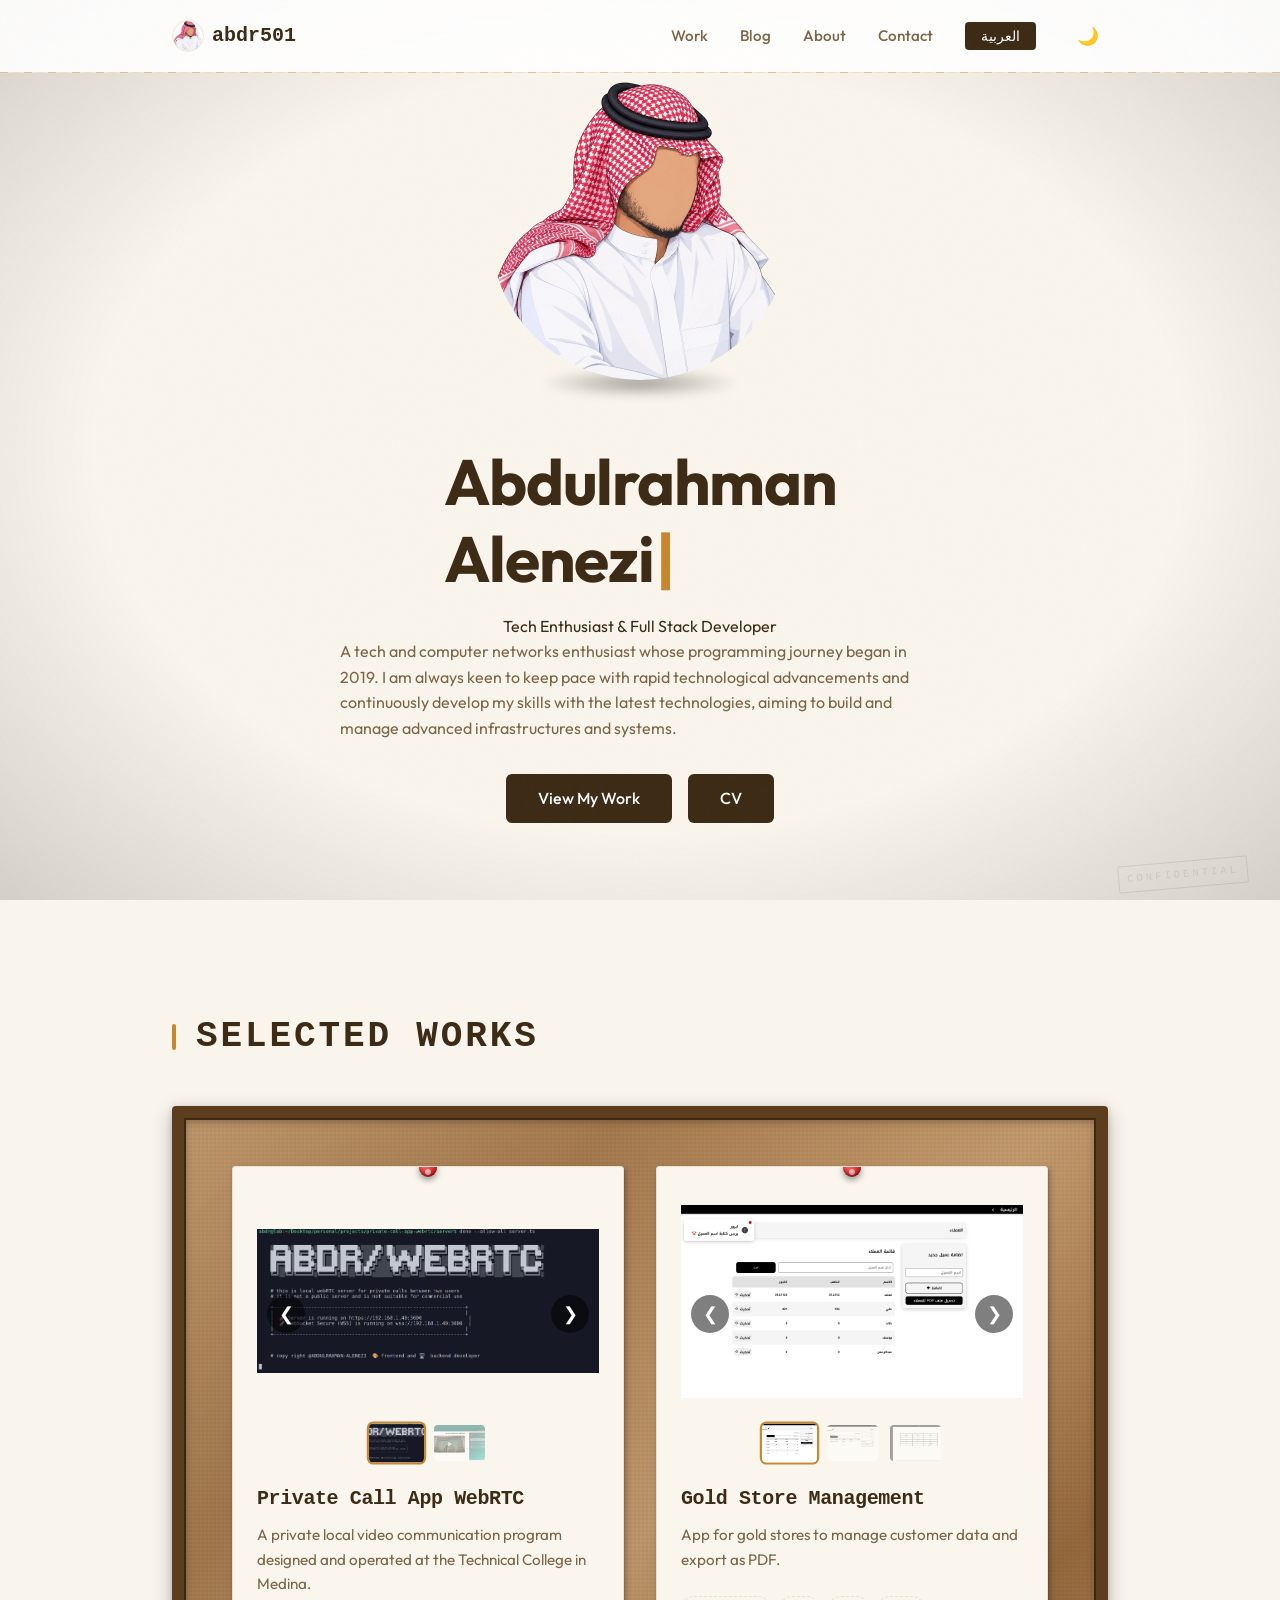
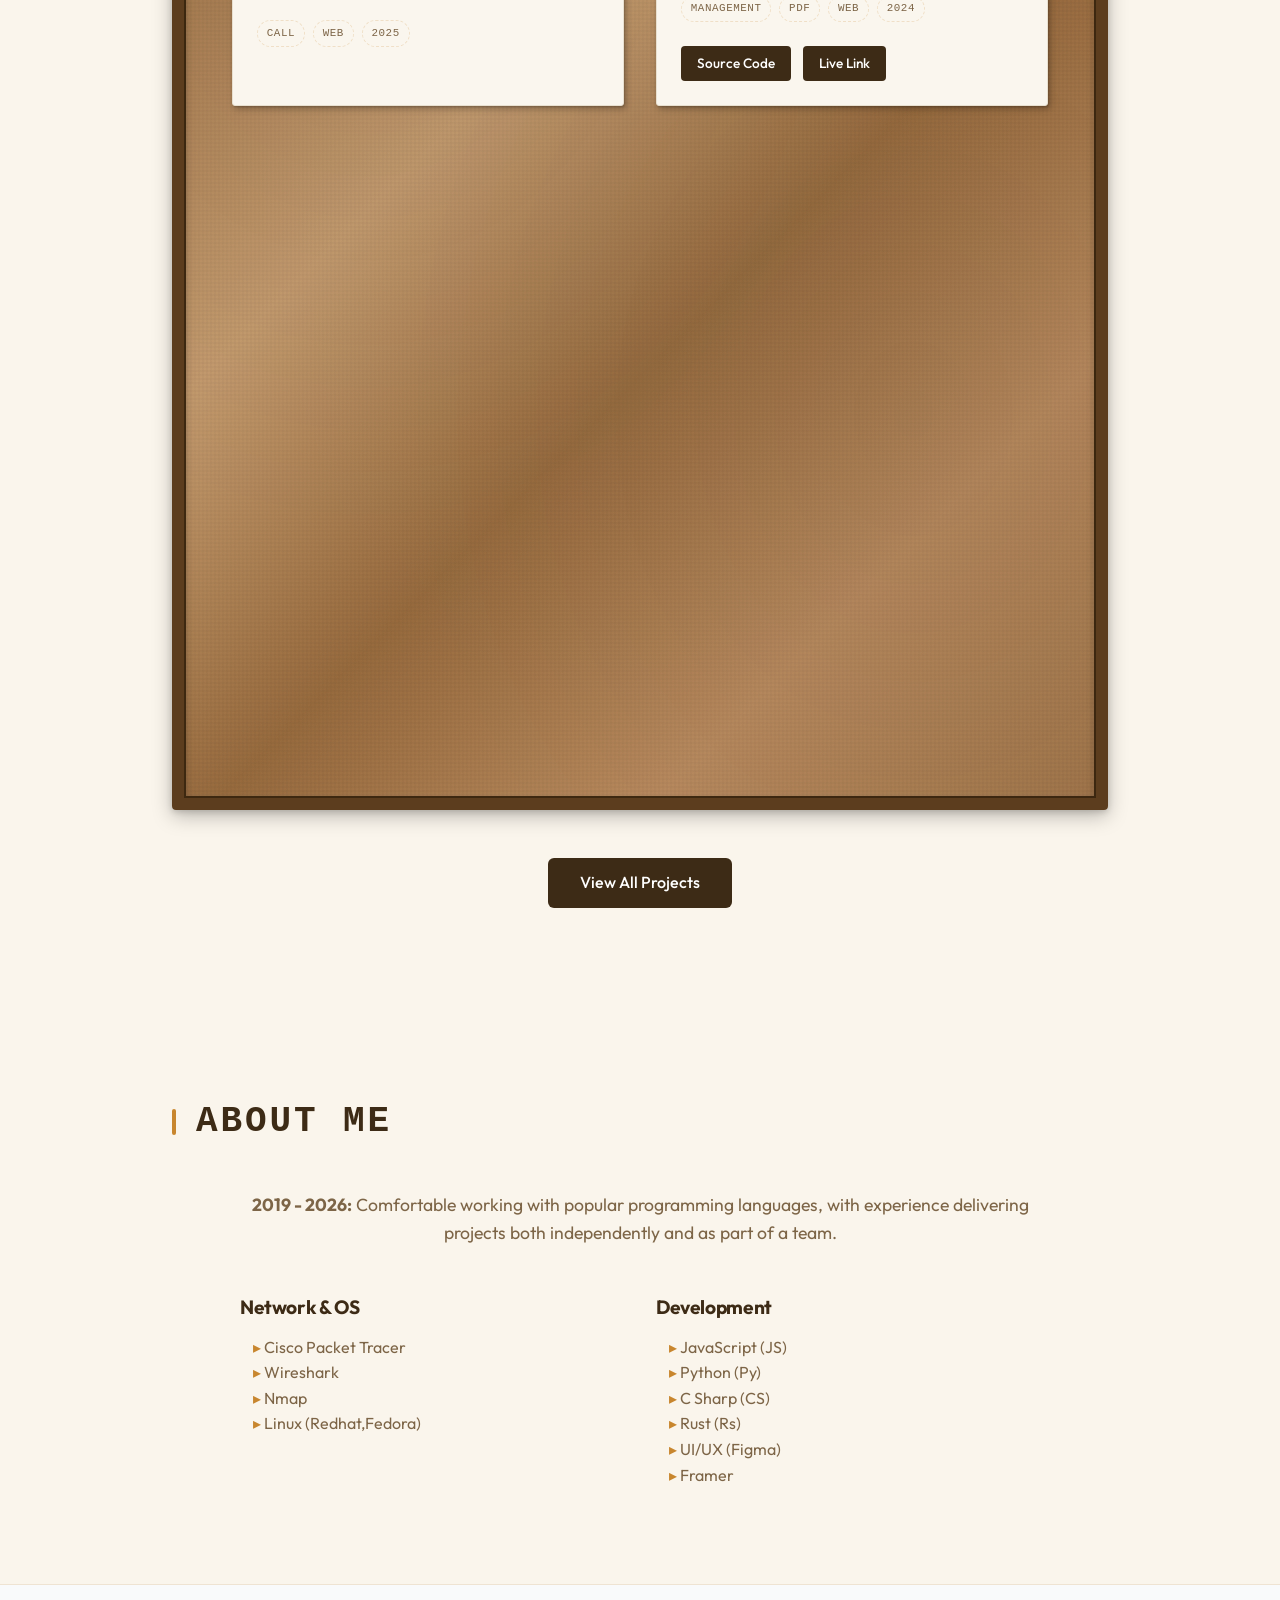
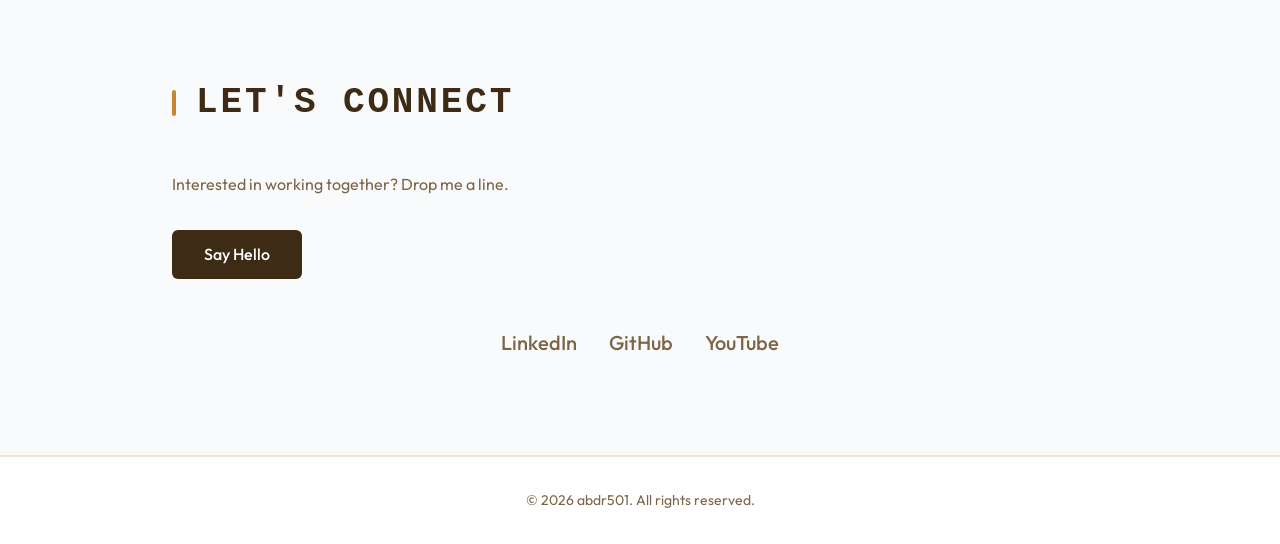
<file: index.html>
<!doctype html>
<html lang="en">
    <head>
        <meta charset="UTF-8" />
        <meta name="viewport" content="width=device-width, initial-scale=1.0" />
        <meta
            name="description"
            content="Portfolio of ABDULRAHMAN ALENEZI - Full Stack Developer and Creative Coder."
        />
        <title>Abdulrahman Alenezi | Full Stack Developer</title>
        <link rel="preconnect" href="https://fonts.googleapis.com" />
        <link rel="preconnect" href="https://fonts.gstatic.com" crossorigin />
        <link
            href="https://fonts.googleapis.com/css2?family=Outfit:wght@300;400;600;700&display=swap"
            rel="stylesheet"
        />
        <link rel="stylesheet" href="styles/style.css" />
        <script defer src="scripts/script.js"></script>


        <link rel="icon" type="image/png" sizes="32x32" href="images/me.png">
        <link rel="apple-touch-icon" href="images/me.png">

        <meta property="og:title" content="Abdulrahman Alenezi">
        <meta property="og:description" content="Computer Networks | Linux | Cybersecurity | Frontend Development">
        <meta property="og:image" content="https://abdr501.github.io/images/me.png">
        <meta property="og:url" content="https://abdr501.github.io/">
        <meta property="og:type" content="website">

        <meta name="twitter:card" content="summary_large_image">
        <meta name="twitter:title" content="Abdulrahman Alenezi">
        <meta name="twitter:description" content="Computer Networks | Linux | Cybersecurity | Frontend Development">
        <meta name="twitter:image" content="https://abdr501.github.io/images/me.png">
    </head>

    <body class="home-page">
        <header>
            <div class="container">
                <nav>
                    <a href="#" class="logo">
                        <img
                            src="images/me.png"
                            alt="Abdulrahman Alenezi Logo"
                        />
                        abdr501
                    </a>
                    <button
                        id="menu-toggle"
                        class="menu-toggle"
                        aria-label="Toggle Menu"
                    >
                        <span></span>
                        <span></span>
                        <span></span>
                    </button>
                    <div class="nav-links">
                        <a href="projects.html" data-i18n="nav.work">Work</a>
                        <a href="blog.html" data-i18n="nav.blog">Blog</a>
                        <a href="#about" data-i18n="nav.about">About</a>
                        <a href="#contact" data-i18n="nav.contact">Contact</a>
                        <button
                            id="lang-toggle"
                            class="btn btn-sm"
                        >
                            العربية
                        </button>
                        <button
                            id="theme-toggle"
                            class="btn"
                            style="
                                padding: 0.5rem 0.75rem;
                                font-size: 1.1rem;
                                background: transparent;
                                color: var(--text-primary);
                                box-shadow: none;
                            "
                        >
                            🌙
                        </button>
                    </div>
                </nav>
            </div>
        </header>

        <main>
            <section class="hero">
                <div class="hero-image-window">
                    <img
                        src="images/me.png"
                        alt="Abdulrahman Alenezi"
                        class="hero-image"
                    />
                </div>
                <div class="hero-content">
                    <h1 data-i18n="hero.title">Abdulrahman<br>Alenezi</h1>
                    <p class="hero-subtitle" data-i18n="hero.subtitle">
                        Tech Enthusiast & Full Stack Developer
                    </p>
                    <p
                        style="
                            max-width: 600px;
                            margin: 0 auto 2rem auto;
                            color: var(--text-secondary);
                        "
                        data-i18n="hero.bio"
                    ></p>
                    <div
                        style="
                            display: flex;
                            gap: 1rem;
                            justify-content: center;
                        "
                    >
                        <a href="#projects" class="btn" data-i18n="hero.cta">
                            View My Work
                        </a>
                        <a
                            id="cv-btn"
                            href="#"
                            class="btn"
                            data-i18n="hero.cv"
                            target="_blank"
                        >
                            CV
                        </a>
                    </div>
                </div>
            </section>

            <section id="projects" class="projects">
                <div class="container">
                    <h2 data-i18n="projects.title">Selected Works</h2>
                    <div class="projects-grid">
                        <!-- Selected projects rendered dynamically by script.js -->
                    </div>
                    <div class="projects-view-all">
                        <a href="projects.html" class="btn" data-i18n="projects.viewAll">View All Projects</a>
                    </div>
                </div>
            </section>

            <section id="about" class="about">
                <div class="container">
                    <h2 data-i18n="about.title">About Me</h2>
                    <div
                        style="
                            max-width: 800px;
                            margin: 0 auto;
                            color: var(--text-secondary);
                        "
                    >
                        <div style="text-align: center; margin-bottom: 3rem">
                            <p
                                style="font-size: 1.1rem; margin-bottom: 2rem"
                                data-i18n="about.timeline"
                            >
                                <strong>2019 - 2026:</strong> Flexible with
                                popular programming languages, controlling
                                projects alone and with teams.
                            </p>
                        </div>

                        <div
                            style="
                                display: grid;
                                grid-template-columns: repeat(
                                    auto-fit,
                                    minmax(200px, 1fr)
                                );
                                gap: 2rem;
                                text-align: inherit;
                            "
                        >
                            <div>
                                <h3
                                    style="
                                        font-size: 1.2rem;
                                        margin-bottom: 1rem;
                                        color: var(--text-primary);
                                    "
                                    data-i18n="about.skills.network"
                                >
                                    Network & OS
                                </h3>
                                <ul
                                    style="
                                        list-style: disc;
                                        padding-left: 1.5rem;
                                    "
                                >
                                    <li>
                                        <a
                                            target="_blank"
                                            href="https://www.netacad.com/cisco-packet-tracer"
                                            >Cisco Packet Tracer</a
                                        >
                                    </li>
                                    <li>
                                        <a
                                            target="_blank"
                                            href="https://www.wireshark.org"
                                            >Wireshark</a
                                        >
                                    </li>
                                    <li>
                                        <a
                                            target="_blank"
                                            href="https://nmap.org"
                                            >Nmap</a
                                        >
                                    </li>
                                    <li>
                                        <a
                                            target="_blank"
                                            href="https://www.redhat.com"
                                            >Linux (Redhat,Fedora)</a
                                        >
                                    </li>
                                </ul>
                            </div>
                            <div>
                                <h3
                                    style="
                                        font-size: 1.2rem;
                                        margin-bottom: 1rem;
                                        color: var(--text-primary);
                                    "
                                    data-i18n="about.skills.dev"
                                >
                                    Development
                                </h3>
                                <ul
                                    style="
                                        list-style: disc;
                                        padding-left: 1.5rem;
                                    "
                                >
                                    <li>
                                        <a
                                            target="_blank"
                                            href="https://developer.mozilla.org/en-US/docs/Web/JavaScript"
                                            >JavaScript (JS)</a
                                        >
                                    </li>
                                    <li>
                                        <a
                                            target="_blank"
                                            href="https://www.python.org"
                                            >Python (Py)</a
                                        >
                                    </li>
                                    <li>
                                        <a
                                            target="_blank"
                                            href="https://learn.microsoft.com/en-us/dotnet/csharp/"
                                            >C Sharp (CS)</a
                                        >
                                    </li>
                                    <li>
                                        <a
                                            target="_blank"
                                            href="https://rust-lang.org"
                                            >Rust (Rs)</a
                                        >
                                    </li>
                                    <li>
                                        <a
                                            target="_blank"
                                            href="https://www.figma.com"
                                            >UI/UX (Figma)</a
                                        >
                                    </li>
                                    <li>
                                        <a
                                            target="_blank"
                                            href="https://www.framer.com"
                                            >Framer</a
                                        >
                                    </li>
                                </ul>
                            </div>
                        </div>
                    </div>
                </div>
            </section>

            <section id="contact" class="contact">
                <div class="container">
                    <h2 data-i18n="contact.title">Let's Connect</h2>
                    <p
                        style="
                            color: var(--text-secondary);
                            margin-bottom: 2rem;
                        "
                        data-i18n="contact.subtitle"
                    >
                        Interested in working together? Drop me a line.
                    </p>
                    <a
                        href="#"
                        id="contact-email-btn"
                        class="btn"
                        data-i18n="contact.cta"
                        >Say Hello</a
                    >

                    <div class="social-links">
                        <!-- Social links rendered dynamically by script.js -->
                    </div>
                </div>
            </section>
        </main>

<footer>
            <div class="container">

                <p data-i18n="footer.copyright">
                    © 2026 abdr501. All rights reserved.
                </p>
            </div>
        </footer>
    </body>
</html>
</file>
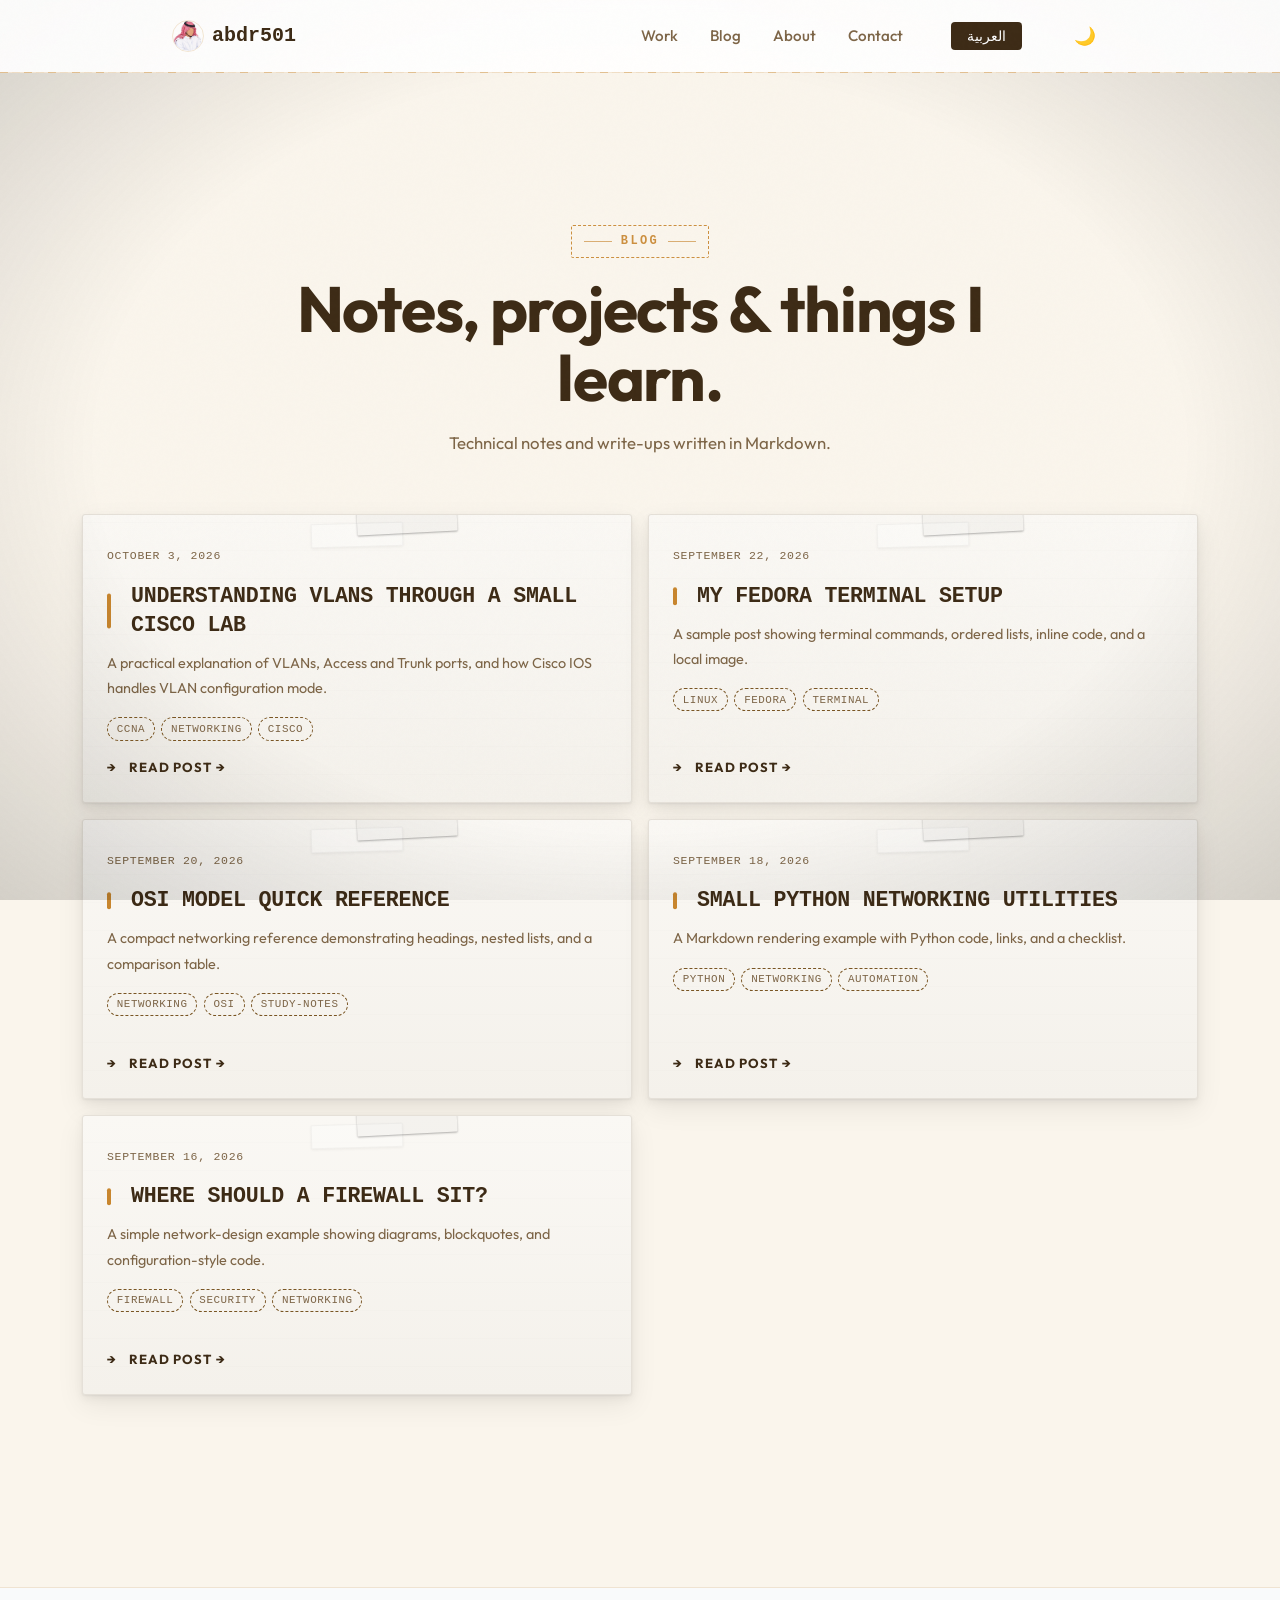
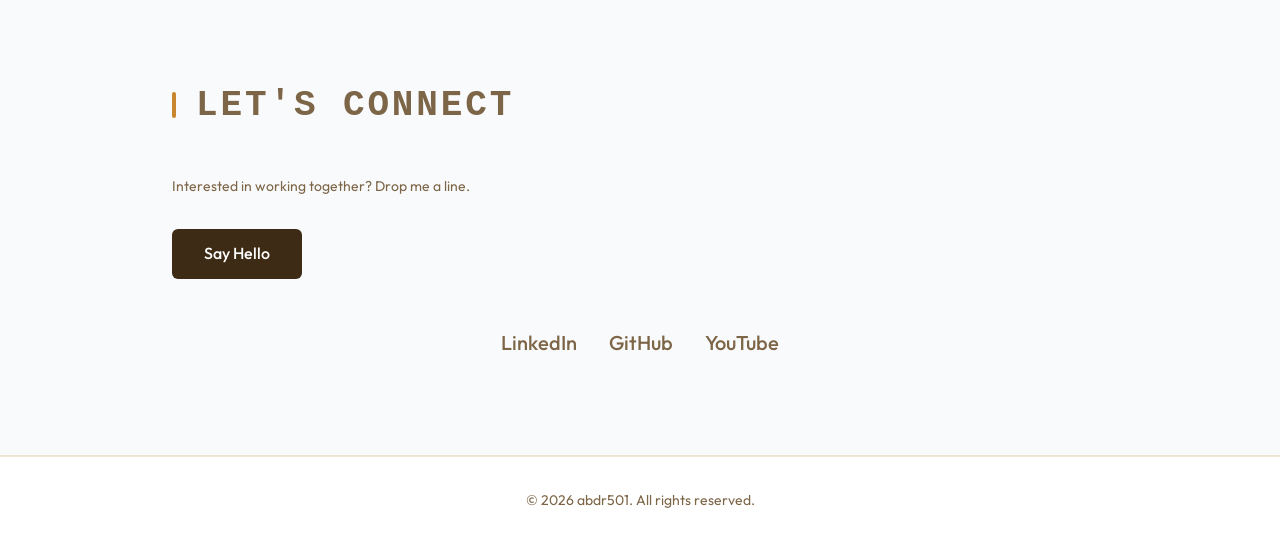
<file: blog.html>
<!DOCTYPE html>
<html lang="en" dir="ltr">
<head>
    <meta charset="UTF-8" />
    <meta name="viewport" content="width=device-width, initial-scale=1.0" />
    <meta name="description" content="Abdulrahman's technical blog." />
    <title>Blog — Abdulrahman Alenezi</title>
    <link rel="preconnect" href="https://fonts.googleapis.com" />
    <link rel="preconnect" href="https://fonts.gstatic.com" crossorigin />
    <link href="https://fonts.googleapis.com/css2?family=Outfit:wght@300;400;600;700&display=swap" rel="stylesheet" />
    <link rel="stylesheet" href="styles/style.css" />
    <link rel="stylesheet" href="styles/blog.css" />
    <script defer src="scripts/blog.js"></script>


    <link rel="icon" type="image/png" sizes="32x32" href="images/me.png">
    <link rel="apple-touch-icon" href="images/me.png">

    <meta property="og:title" content="Abdulrahman Alenezi">
    <meta property="og:description" content="Computer Networks | Linux | Cybersecurity | Frontend Development">
    <meta property="og:image" content="https://abdr501.github.io/images/me.png">
    <meta property="og:url" content="https://abdr501.github.io/">
    <meta property="og:type" content="website">

    <meta name="twitter:card" content="summary_large_image">
    <meta name="twitter:title" content="Abdulrahman Alenezi">
    <meta name="twitter:description" content="Computer Networks | Linux | Cybersecurity | Frontend Development">
    <meta name="twitter:image" content="https://abdr501.github.io/images/me.png">
</head>
<body class="blog-body">
    <header>
        <div class="container">
            <nav>
                <a href="index.html" class="logo">
                    <img src="images/me.png" alt="Abdulrahman Alenezi Logo" />
                    abdr501
                </a>
                <button id="menu-toggle" class="menu-toggle" aria-label="Toggle Menu">
                    <span></span>
                    <span></span>
                    <span></span>
                </button>
                <div class="nav-links">
                    <a href="projects.html" data-i18n="nav.work">Work</a>
                    <a href="blog.html" data-i18n="nav.blog" aria-current="page">Blog</a>
                    <a href="index.html#about" data-i18n="nav.about">About</a>
                    <a href="index.html#contact" data-i18n="nav.contact">Contact</a>
                    <button id="lang-toggle" class="btn btn-sm" style="margin-left: 1rem">
                        العربية
                    </button>
                    <button id="theme-toggle" class="btn" style="padding: 0.5rem 0.75rem; font-size: 1.1rem; margin-left: 0.5rem; background: transparent; color: var(--text-primary); box-shadow: none">
                        🌙
                    </button>
                </div>
            </nav>
        </div>
    </header>

    <main class="container blog-container">
        <section id="blog-list" class="blog-list-view">
            <div class="blog-heading">
                <p class="blog-eyebrow" data-i18n="blog.eyebrow">BLOG</p>
                <h1 data-i18n="blog.title">Notes, projects &amp; things I learn.</h1>
                <p data-i18n="blog.description">Technical notes and write-ups written in Markdown.</p>
            </div>

            <div class="blog-search-bar">
                <div class="blog-search-input-wrap">
                    <input
                        id="blog-search-input"
                        type="search"
                        placeholder="Search posts..."
                        aria-label="Search posts"
                        autocomplete="off"
                    />
                    <button id="blog-search-clear" class="blog-search-clear" type="button" aria-label="Clear search" hidden>
                        ×
                    </button>
                </div>

                <div class="blog-search-filters">
                    <div id="blog-tag-filters" class="blog-tag-filters" aria-label="Filter by tag"></div>
                    <select id="blog-sort" class="blog-sort" aria-label="Sort posts">
                        <option value="newest">Newest</option>
                        <option value="oldest">Oldest</option>
                        <option value="title-asc">Title A–Z</option>
                        <option value="title-desc">Title Z–A</option>
                    </select>
                </div>

                <p id="blog-search-status" class="blog-search-status" aria-live="polite" hidden></p>
            </div>

            <div id="posts-grid" class="posts-grid" aria-live="polite"></div>
        </section>

        <article id="post-view" class="post-view" hidden>
            <a class="back-to-blog" href="blog.html" data-i18n="blog.back">← Back to Blog</a>
            <div class="post-layout">
                <aside class="post-sidebar" aria-label="Table of contents">
                    <div class="post-sidebar-inner">
                        <p class="toc-label" data-i18n="blog.onThisPage">ON THIS PAGE</p>
                        <nav id="post-toc" class="post-toc"></nav>
                    </div>
                </aside>

                <div class="post-main">
                    <header id="post-header" class="post-header"></header>
                    <div id="post-content" class="markdown-body"></div>
                    <section id="recommended-posts" class="recommended-posts" aria-labelledby="recommended-posts-title" hidden>
                        <div class="recommended-heading">
                            <p class="blog-eyebrow" data-i18n="blog.recommendedEyebrow">RECOMMENDED</p>
                            <h2 id="recommended-posts-title" data-i18n="blog.recommendedTitle">Recommended Posts</h2>
                        </div>
                        <div id="recommended-posts-grid" class="posts-grid"></div>
                    </section>
                </div>
            </div>
        </article>


    </main>

    <footer>
        <section id="contact" class="contact footer-contact">
            <div class="container">
                <h2 data-i18n="contact.title">Let's Connect</h2>
                <p style="color: var(--text-secondary); margin-bottom: 2rem;" data-i18n="contact.subtitle">
                    Interested in working together? Drop me a line.
                </p>
                <a href="mailto:abdulrahman.alenezi.0x@gmail.com" id="contact-email-btn" class="btn" data-i18n="contact.cta">Say Hello</a>
                <div class="social-links">
                    <a href="https://www.linkedin.com/in/abdulrahman-alenezi" class="social-link" target="_blank" rel="noopener" aria-label="LinkedIn">LinkedIn</a>
                    <a href="https://github.com/abdr501" class="social-link" target="_blank" rel="noopener" aria-label="GitHub">GitHub</a>
                    <a href="https://youtube.com/@abdr501" class="social-link" target="_blank" rel="noopener" aria-label="YouTube">YouTube</a>
                </div>
            </div>
        </section>
        <div class="footer-bottom">
            <div class="container">
                <p data-i18n="footer.copyright">
                    © 2026 abdr501. All rights reserved.
                </p>
            </div>
        </div>
    </footer>
</body>
</html>
</file>
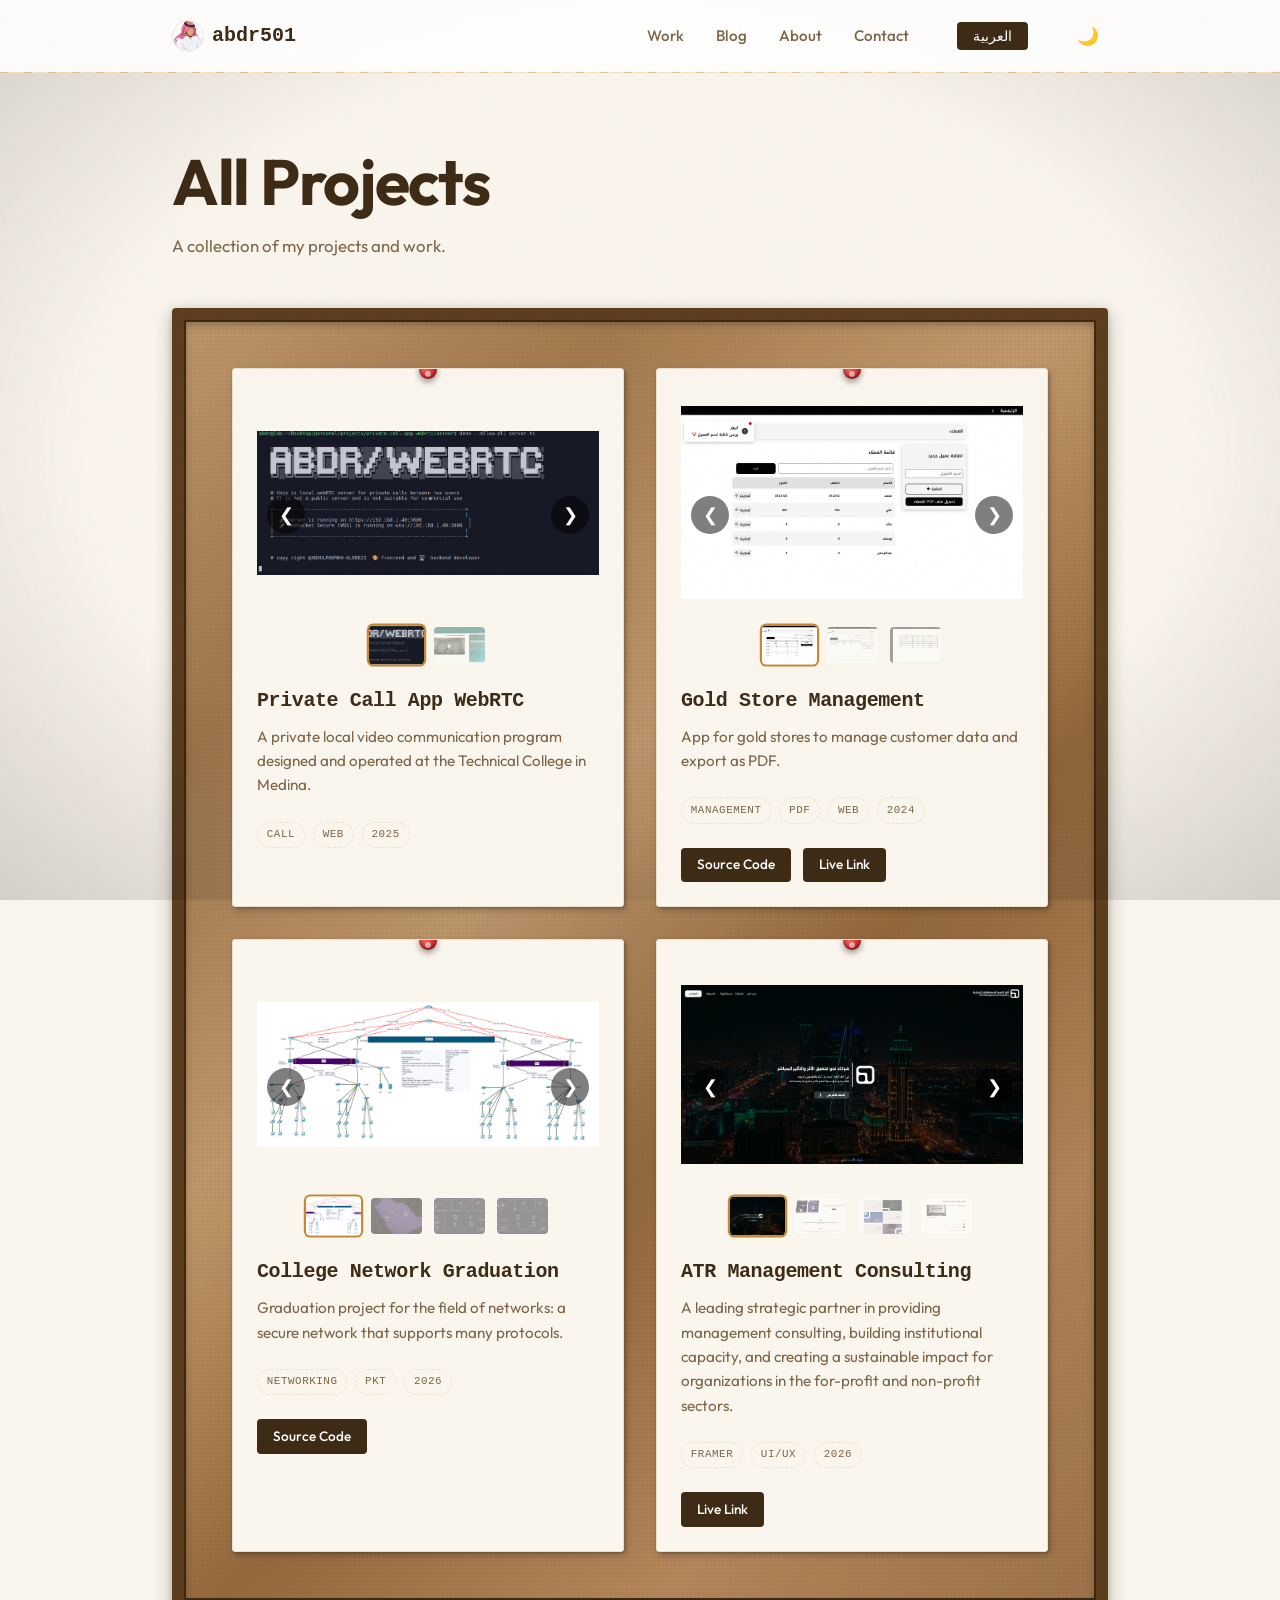
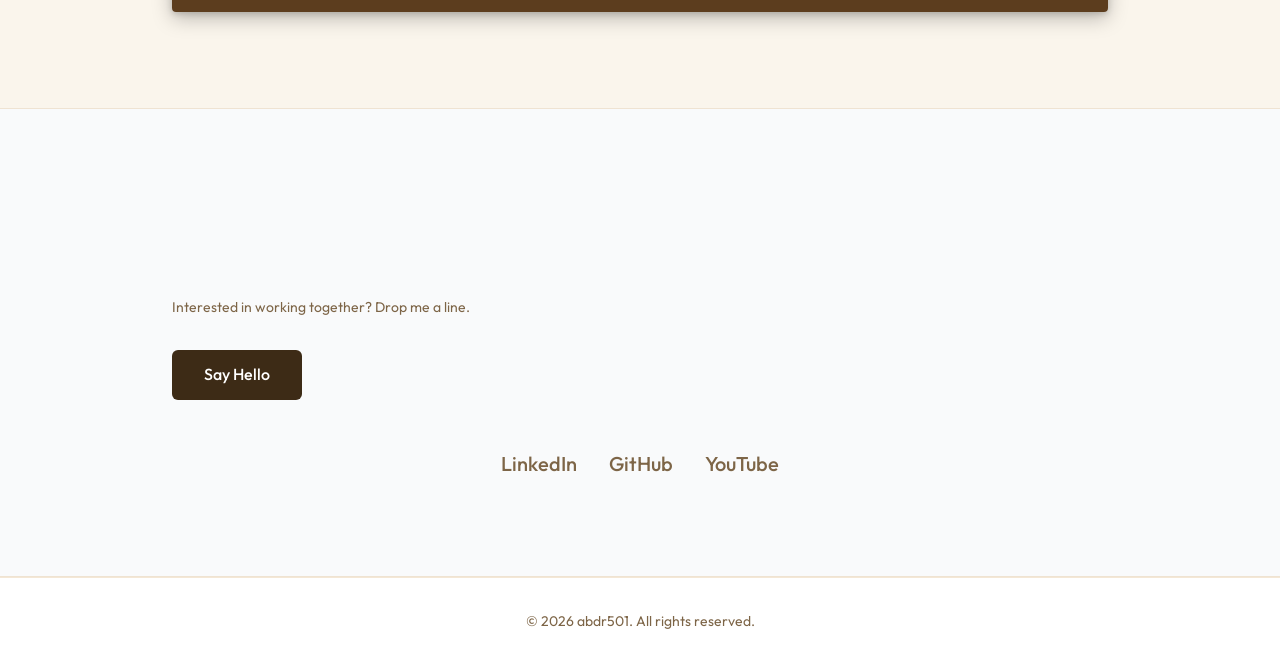
<file: projects.html>
<!doctype html>
<html lang="en">
    <head>
        <meta charset="UTF-8" />
        <meta name="viewport" content="width=device-width, initial-scale=1.0" />
        <meta name="description" content="All projects by Abdulrahman Alenezi." />
        <title>Abdulrahman Alenezi | Projects</title>
        <link rel="preconnect" href="https://fonts.googleapis.com" />
        <link rel="preconnect" href="https://fonts.gstatic.com" crossorigin />
        <link href="https://fonts.googleapis.com/css2?family=Outfit:wght@300;400;600;700&display=swap" rel="stylesheet" />
        <link rel="stylesheet" href="styles/style.css" />
        <script defer src="scripts/script.js"></script>

        <link rel="icon" type="image/png" sizes="32x32" href="images/me.png">
        <link rel="apple-touch-icon" href="images/me.png">

        <meta property="og:title" content="Abdulrahman Alenezi">
        <meta property="og:description" content="Computer Networks | Linux | Cybersecurity | Frontend Development">
        <meta property="og:image" content="https://abdr501.github.io/images/me.png">
        <meta property="og:url" content="https://abdr501.github.io/">
        <meta property="og:type" content="website">

        <meta name="twitter:card" content="summary_large_image">
        <meta name="twitter:title" content="Abdulrahman Alenezi">
        <meta name="twitter:description" content="Computer Networks | Linux | Cybersecurity | Frontend Development">
        <meta name="twitter:image" content="https://abdr501.github.io/images/me.png">
    </head>
    <body data-page="projects">
        <header>
            <div class="container">
                <nav>
                    <a href="index.html" class="logo">
                        <img src="images/me.png" alt="Abdulrahman Alenezi Logo" />
                        abdr501
                    </a>
                    <button id="menu-toggle" class="menu-toggle" aria-label="Toggle Menu">
                        <span></span>
                        <span></span>
                        <span></span>
                    </button>
                    <div class="nav-links">
                        <a href="projects.html" data-i18n="nav.work">Work</a>
                        <a href="blog.html" data-i18n="nav.blog">Blog</a>
                        <a href="index.html#about" data-i18n="nav.about">About</a>
                        <a href="index.html#contact" data-i18n="nav.contact">Contact</a>
                        <button id="lang-toggle" class="btn btn-sm" style="margin-left: 1rem">
                            العربية
                        </button>
                        <button id="theme-toggle" class="btn" style="padding: 0.5rem 0.75rem; font-size: 1.1rem; margin-left: 0.5rem; background: transparent; color: var(--text-primary); box-shadow: none">
                            🌙
                        </button>
                    </div>
                </nav>
            </div>
        </header>
        <main>
            <section class="projects-page">
                <div class="container">
                    <div class="projects-page-heading">
                        <h1 data-i18n="projects.allTitle">All Projects</h1>
                        <p data-i18n="projects.pageDescription">A collection of my projects and work.</p>
                    </div>
                    <div class="projects-grid"></div>
                </div>
            </section>

        </main>
<footer>
        <section id="contact" class="contact footer-contact">
            <div class="container">
                <h2 data-i18n="contact.title">Let's Connect</h2>
                <p style="color: var(--text-secondary); margin-bottom: 2rem;" data-i18n="contact.subtitle">
                    Interested in working together? Drop me a line.
                </p>
                <a href="mailto:abdulrahman.alenezi.0x@gmail.com" id="contact-email-btn" class="btn" data-i18n="contact.cta">Say Hello</a>
                <div class="social-links">
                    <a href="https://www.linkedin.com/in/abdulrahman-alenezi" class="social-link" target="_blank" rel="noopener" aria-label="LinkedIn">LinkedIn</a>
                    <a href="https://github.com/abdr501" class="social-link" target="_blank" rel="noopener" aria-label="GitHub">GitHub</a>
                    <a href="https://youtube.com/@abdr501" class="social-link" target="_blank" rel="noopener" aria-label="YouTube">YouTube</a>
                </div>
            </div>
        </section>
        <div class="footer-bottom">
            <div class="container">
                <p data-i18n="footer.copyright">
                    © 2026 abdr501. All rights reserved.
                </p>
            </div>
        </div>
    </footer>
    </body>
</html>
</file>
<file: styles/style.css>
:root {
    --bg-color: #2b1f14;
    --text-primary: #f0e6d3;
    --text-secondary: #bfa888;
    --accent-primary: #e8a84c;
    --accent-secondary: #c07d35;
    --glass-bg: rgba(43, 31, 20, 0.7);
    --glass-border: rgba(232, 168, 76, 0.18);
    --card-radius: 8px;
    --font-main: 'Outfit', -apple-system, BlinkMacSystemFont, "Segoe UI", Roboto, sans-serif;
    --font-mono: 'SF Mono', 'Fira Code', Consolas, monospace;
    --font-arabic: 'IBM Plex Sans Arabic', 'Cairo', sans-serif;
    --transition-speed: 0.2s;
    --shadow-sm: 0 1px 2px 0 rgba(0, 0, 0, 0.3);
    --shadow-md: 0 4px 6px -1px rgba(0, 0, 0, 0.4), 0 2px 4px -1px rgba(0, 0, 0, 0.2);
    --grid-opacity: 0.04;
    --grid-size: 40px;
    --accent-rgb: 232, 168, 76;
}

[data-theme="dark"] {
    --bg-color: #1e150d;
    --text-primary: #f0e6d3;
    --text-secondary: #bfa888;
    --accent-primary: #e8a84c;
    --accent-secondary: #c07d35;
    --glass-bg: rgba(30, 21, 13, 0.7);
    --glass-border: rgba(232, 168, 76, 0.15);
    --shadow-sm: 0 1px 2px 0 rgba(0, 0, 0, 0.4);
    --shadow-md: 0 4px 6px -1px rgba(0, 0, 0, 0.5), 0 2px 4px -1px rgba(0, 0, 0, 0.3);
    --grid-opacity: 0.03;
    --grid-size: 40px;
}

[data-theme="light"] {
    --bg-color: #faf5ec;
    --text-primary: #3d2b16;
    --text-secondary: #7d6547;
    --accent-primary: #c8862e;
    --accent-secondary: #a06428;
    --glass-bg: rgba(250, 245, 236, 0.7);
    --glass-border: rgba(200, 134, 46, 0.2);
    --shadow-sm: 0 1px 2px 0 rgba(0, 0, 0, 0.08);
    --shadow-md: 0 4px 6px -1px rgba(0, 0, 0, 0.1), 0 2px 4px -1px rgba(0, 0, 0, 0.06);
    --grid-opacity: 0.06;
    --grid-size: 40px;
    --accent-rgb: 200, 134, 46;
}

* {
    box-sizing: border-box;
    margin: 0;
    padding: 0;
}

body {
    background-color: var(--bg-color);
    color: var(--text-primary);
    font-family: var(--font-main);
    line-height: 1.6;
    overflow-x: hidden;
    -webkit-font-smoothing: antialiased;
}

[lang="ar"] body {
    direction: rtl;
    font-family: var(--font-arabic);
}

[data-theme="dark"] body {
    background-image: none;
}

a {
    text-decoration: none;
    color: inherit;
    transition: color var(--transition-speed) ease;
}

ul {
    list-style: none;
}

/* Typography */
h1,
h2,
h3 {
    font-weight: 700;
    line-height: 1.2;
    letter-spacing: -0.02em;
}

h1 {
    font-size: 4rem;
    color: var(--text-primary);
    margin-bottom: 1rem;
}

h2 {
    font-size: 2.25rem;
    margin-bottom: 3rem;
    text-align: start;
    /* Updated to natural start alignment */
    display: block;
    margin-left: 0;
    margin-right: 0;
}




/* Layout */
.container {
    max-width: 1000px;
    margin: 0 auto;
    padding: 0 2rem;
}

section {
    padding: 6rem 0;
}

/* Header */
header {
    position: fixed;
    top: 0;
    left: 0;
    width: 100%;
    z-index: 1000;
    padding: 1rem 0;
    background: rgba(255, 255, 255, 0.9);
    backdrop-filter: blur(12px);
    border-bottom: 1px solid var(--glass-border);
}

[data-theme="dark"] header {
    background: rgba(10, 10, 10, 0.9);
}

nav {
    display: flex;
    justify-content: space-between;
    align-items: center;
}

.logo {
    font-size: 1.25rem;
    font-weight: 700;
    color: var(--text-primary);
    font-family: var(--font-mono);
    display: flex;
    align-items: center;
    gap: 0.5rem;
}

.logo img {
    width: 32px;
    height: 32px;
    border-radius: 50%;
    border: 1px solid var(--glass-border);
}

.nav-links {
    display: flex;
    gap: 2rem;
    align-items: center;
}

/* Mobile Menu Toggle */
.menu-toggle {
    display: none;
    flex-direction: column;
    gap: 6px;
    background: transparent;
    border: none;
    cursor: pointer;
    padding: 0.5rem;
    z-index: 1001;
}

.menu-toggle span {
    display: block;
    width: 24px;
    height: 2px;
    background-color: var(--text-primary);
    transition: all 0.3s ease;
}

.menu-toggle.active span:nth-child(1) {
    transform: translateY(8px) rotate(45deg);
}

.menu-toggle.active span:nth-child(2) {
    opacity: 0;
}

.menu-toggle.active span:nth-child(3) {
    transform: translateY(-8px) rotate(-45deg);
}

.nav-links a {
    font-size: 0.95rem;
    font-weight: 500;
    color: var(--text-secondary);
    display: flex;
    align-items: center;
    /* Ensure contents are centered */
    height: 100%;
}

.nav-links a:hover {
    color: var(--accent-primary);
}

/* Hero Section */
/* Hero Section */
.hero {
    min-height: 100vh;
    display: flex;
    flex-direction: column;
    align-items: center;
    justify-content: center;
    gap: 3rem;
    padding-top: 80px;
    text-align: center;
}

[lang="ar"] .hero {
    flex-direction: column;
    /* Keep column layout for RTL */
}

.hero-image-window {
    position: relative;
    width: 300px;
    height: 300px;
    margin-bottom: 1rem;
    order: -1;
}

.hero-image-window::after {
    content: "";
    position: absolute;
    bottom: -18px;
    left: 50%;
    transform: translateX(-50%);
    width: 200px;
    height: 30px;
    background: radial-gradient(ellipse at center, rgba(0, 0, 0, 0.35) 0%, transparent 70%);
    border-radius: 50%;
    z-index: 0;
    filter: blur(4px);
}

[data-theme="dark"] .hero-image-window::after {
    background: radial-gradient(ellipse at center, rgba(var(--accent-rgb), 0.35) 0%, transparent 70%);
}

.hero-image {
    position: relative;
    width: 300px;
    height: 300px;
    border-radius: 50%;
    overflow: hidden;
    z-index: 1;
    transform: translateY(40px);
    animation: heroRise 1s cubic-bezier(0.16, 1, 0.3, 1) 0.3s forwards;
}

@keyframes heroRise {
    to {
        transform: translateY(0);
    }
}

.hero-image img {
    width: 100%;
    height: 100%;
    object-fit: cover;
}

.hero-content {
    max-width: 800px;
    display: flex;
    flex-direction: column;
    align-items: center;
}


[data-theme="dark"] .hero-image {
    border-color: #333;
}

.hero-content {
    max-width: 600px;
    text-align: left;
    order: 1;
    /* Content on left (visually start) */
}

[lang="ar"] .hero-content {
    text-align: right;
}

/* Buttons */
.btn {
    display: inline-block;
    padding: 0.75rem 2rem;
    background-color: var(--text-primary);
    color: white;
    border-radius: 6px;
    font-weight: 500;
    font-size: 1rem;
    transition: all var(--transition-speed) ease;
    border: none;
    cursor: pointer;
}

.btn:hover {
    background-color: var(--accent-primary);
    transform: translateY(-1px);
    box-shadow: var(--shadow-md);
}

[data-theme="dark"] .btn {
    background-color: var(--accent-primary);
    color: var(--bg-color);
}

[data-theme="dark"] .btn:hover {
    background-color: color-mix(in srgb, var(--accent-primary) 70%, #000000);
}

.btn-sm {
    padding: 0.4rem 1rem;
    font-size: 0.85rem;
    border-radius: 4px;
}

.project-links {
    display: flex;
    gap: 0.75rem;
    margin-top: 1.5rem;
}

/* Projects Grid */
.projects-grid {
    display: grid;
    grid-template-columns: repeat(auto-fit, minmax(min(320px, 100%), 1fr));
    gap: 2rem;
    padding: 3rem;
    background:
        url("data:image/svg+xml,%3Csvg width='100' height='100' xmlns='http://www.w3.org/2000/svg'%3E%3Cfilter id='n'%3E%3CfeTurbulence type='fractalNoise' baseFrequency='0.9' numOctaves='4' stitchTiles='stitch'/%3E%3C/filter%3E%3Crect width='100' height='100' filter='url(%23n)' opacity='0.04'/%3E%3C/svg%3E"),
        repeating-linear-gradient(0deg, transparent, transparent 2px, rgba(0,0,0,0.025) 2px, rgba(0,0,0,0.025) 4px),
        repeating-linear-gradient(90deg, transparent, transparent 2px, rgba(0,0,0,0.025) 2px, rgba(0,0,0,0.025) 4px),
        linear-gradient(135deg, #c49a6c 0%, #a87b4e 20%, #c49a6c 40%, #96683a 60%, #b8895c 80%, #a07448 100%);
    border-radius: 4px;
    box-shadow:
        inset 0 3px 10px rgba(0, 0, 0, 0.35),
        inset 0 -2px 5px rgba(255, 255, 255, 0.08),
        0 6px 20px rgba(0, 0, 0, 0.25),
        0 2px 6px rgba(0, 0, 0, 0.15);
    position: relative;
    border: 12px solid #5c3d1e;
    outline: 2px solid #3d2810;
    outline-offset: -14px;
}

.projects-grid::before {
    content: "";
    position: absolute;
    inset: 0;
    background:
        radial-gradient(ellipse at 20% 30%, rgba(0,0,0,0.06) 0%, transparent 50%),
        radial-gradient(ellipse at 80% 70%, rgba(0,0,0,0.05) 0%, transparent 50%),
        radial-gradient(ellipse at 50% 50%, rgba(255,255,255,0.02) 0%, transparent 70%);
    pointer-events: none;
    z-index: 0;
}

.projects-grid > * {
    position: relative;
    z-index: 1;
}

.project-card {
    background: #faf6ee;
    border: 1px solid #e8e0d0;
    border-radius: 3px;
    padding: 1.5rem;
    transition: transform 0.35s cubic-bezier(0.25, 0.46, 0.45, 0.94), box-shadow 0.35s ease;
    box-shadow:
        2px 3px 6px rgba(0, 0, 0, 0.25),
        1px 1px 2px rgba(0, 0, 0, 0.15);
    position: relative;
    overflow: hidden;
    perspective: 800px;
    transform-style: preserve-3d;
}

.project-card::before {
    content: "";
    position: absolute;
    top: -8px;
    left: 50%;
    transform: translateX(-50%);
    width: 18px;
    height: 18px;
    border-radius: 50%;
    background: radial-gradient(circle at 35% 35%, #ff6b6b, #cc2929 60%, #8b0000);
    box-shadow:
        0 3px 6px rgba(0, 0, 0, 0.4),
        inset 0 -2px 3px rgba(0, 0, 0, 0.3),
        inset 0 1px 2px rgba(255, 255, 255, 0.3);
    z-index: 10;
}

.project-card::after {
    content: "";
    position: absolute;
    top: 2px;
    left: 50%;
    transform: translateX(-50%);
    width: 6px;
    height: 6px;
    border-radius: 50%;
    background: radial-gradient(circle at 40% 40%, #fff, #ccc);
    z-index: 11;
    opacity: 0.6;
}

.project-card:hover {
    transform: rotateY(6deg) rotateX(2deg) translateY(-4px);
    box-shadow:
        8px 12px 24px rgba(0, 0, 0, 0.3),
        3px 4px 8px rgba(0, 0, 0, 0.2);
}

[data-theme="dark"] .project-card {
    background: #2a2118;
    border-color: #3d2f1e;
    box-shadow:
        2px 3px 6px rgba(0, 0, 0, 0.4),
        1px 1px 2px rgba(0, 0, 0, 0.25);
}

[data-theme="dark"] .project-card:hover {
    box-shadow:
        8px 12px 24px rgba(0, 0, 0, 0.5),
        3px 4px 8px rgba(0, 0, 0, 0.3);
}

.project-title {
    font-size: 1.25rem;
    margin-bottom: 0.75rem;
    font-family: var(--font-mono);
    color: var(--text-primary);
}

.project-desc {
    color: var(--text-secondary);
    margin-bottom: 1.5rem;
    font-size: 0.95rem;
}

.tags {
    display: flex;
    gap: 0.5rem;
    flex-wrap: wrap;
}

.tag {
    padding: 0.22rem 0.55rem;
    border: 1px dashed var(--glass-border);
    border-radius: 999px;
    background: transparent;
    color: var(--text-secondary);
    font-family: var(--font-mono);
    font-size: 0.68rem;
    text-transform: uppercase;
    letter-spacing: 0.05em;
}

[data-theme="dark"] .tag {
    color: var(--text-secondary);
}

.project-card:hover .tag {
    border-style: solid;
}

/* Contact */
.contact {
    background: #f9fafb;
    border-top: 1px solid var(--glass-border);
    border-bottom: 1px solid var(--glass-border);
}

[data-theme="dark"] .contact {
    background: #0f0f0f;
    border-top: 1px solid var(--glass-border);
    border-bottom: 1px solid var(--glass-border);
}

.social-links {
    display: flex;
    justify-content: center;
    gap: 2rem;
    margin-top: 3rem;
    flex-wrap: wrap;
    /* Allow wrapping on small screens */
}

.social-link {
    font-size: 1.25rem;
    color: var(--text-secondary);
    font-weight: 500;
}

.social-link:hover {
    color: var(--accent-primary);
}

/* Footer contact — visually identical to the home-page contact section */
footer {
    text-align: center;
    padding: 0;
    color: var(--text-secondary);
    font-size: 0.875rem;
    background: #ffffff;
}

footer .footer-contact {
    width: 100%;
    margin: 0;
    padding: 6rem 0;
    text-align: initial;
}

footer .footer-contact .container {
    width: 100%;
}

.footer-bottom {
    padding: 2rem 0;
    border-top: 1px solid var(--glass-border);
}

.footer-links {
    display: flex;
    justify-content: center;
    align-items: center;
    flex-wrap: wrap;
    gap: 1.25rem;
    margin-bottom: 1rem;
}

.footer-links a {
    color: var(--text-secondary);
    text-decoration: none;
    font-weight: 600;
    transition: color 0.2s ease;
}

.footer-links a:hover {
    color: var(--accent-primary);
}

[data-theme="dark"] footer {
    background: #0a0a0a;
}

/* Home page footer keeps the original standalone copyright layout. */
.home-page footer {
    padding: 2rem 0;
    border-top: 1px solid var(--glass-border);
}

/* Animations */
.fade-in {
    opacity: 0;
    transform: translateY(20px);
    transition: opacity 0.6s ease-out, transform 0.6s ease-out;
}

.visible {
    opacity: 1;
    transform: translateY(0);
}

/* Responsive */
@media (max-width: 768px) {
    .container {
        padding: 0 1.5rem;
    }

    h1 {
        font-size: 2.5rem;
    }

    h2 {
        font-size: 1.75rem;
        /* text-align: center; */
    }

    [lang="ar"] h2 {
        /* text-align: center; */
    }

    [lang="ar"] .hero {
        flex-direction: column;
        /* Mirror layout for RTL */
    }


    .menu-toggle {
        display: flex;
    }

    .nav-links {
        position: fixed;
        top: 0;
        left: 0;
        width: 100%;
        height: 100vh;
        background: rgba(255, 255, 255, 0.85);
        flex-direction: column;
        justify-content: flex-start;
        align-items: center;
        gap: 2rem;
        padding: 4rem 2rem;
        transition: all 0.6s cubic-bezier(0.16, 1, 0.3, 1);
        z-index: 1000;
        backdrop-filter: blur(24px) saturate(180%);
        -webkit-backdrop-filter: blur(24px) saturate(180%);
        transform: translateY(-100%);
        opacity: 0;
        visibility: hidden;
    }

    [data-theme="dark"] .nav-links {
        background: rgba(10, 10, 10, 0.85);
    }

    [lang="ar"] .nav-links {
        right: auto;
        left: 0;
        transform: translateY(-100%);
    }

    .nav-links::before {
        content: "";
        position: absolute;
        top: -50%;
        right: -50%;
        width: 100%;
        height: 100%;
        background: radial-gradient(circle, rgba(var(--accent-rgb), 0.08) 0%, transparent 70%);
        pointer-events: none;
    }

    .nav-links::after {
        content: "";
        position: absolute;
        bottom: -30%;
        left: -30%;
        width: 80%;
        height: 80%;
        background: radial-gradient(circle, rgba(var(--accent-rgb), 0.05) 0%, transparent 70%);
        pointer-events: none;
    }

    .nav-links.active {
        transform: translateY(0);
        opacity: 1;
        visibility: visible;
    }

    [lang="ar"] .nav-links.active {
        transform: translateY(0);
    }

    .nav-links a {
        font-size: 1.75rem;
        font-weight: 700;
        width: auto;
        justify-content: center;
        opacity: 0;
        transform: translateY(30px) scale(0.95);
        transition: 0.5s cubic-bezier(0.16, 1, 0.3, 1) forwards;
        color: var(--text-primary);
        position: relative;
        padding: 0.5rem 1rem;
        border-radius: 12px;
        height: 100px;
    }

    .nav-links a::after {
        content: "";
        position: absolute;
        bottom: 0;
        left: 50%;
        width: 0;
        height: 3px;
        background: linear-gradient(90deg, var(--accent), var(--accent-secondary, var(--accent)));
        border-radius: 2px;
        transition: all 0.4s cubic-bezier(0.16, 1, 0.3, 1);
        transform: translateX(-50%);
    }

    .nav-links a:hover::after {
        width: 60%;
    }

    .nav-links a:hover {
        color: var(--accent);
        background: rgba(var(--accent-rgb), 0.06);
    }

    .nav-links.active a {
        opacity: 1;
        transform: translateY(0) scale(1);
    }

    /* Staggered animation for links */
    .nav-links.active a:nth-child(1) {
        transition-delay: 0.15s;
    }

    .nav-links.active a:nth-child(2) {
        transition-delay: 0.25s;
    }

    .nav-links.active a:nth-child(3) {
        transition-delay: 0.35s;
    }

    .nav-links.active a:nth-child(4) {
        transition-delay: 0.45s;
    }

    .mobile-nav-buttons {
        display: flex;
        flex-direction: row;
        align-items: center;
        gap: 1rem;
        margin-top: 1rem;
    }

    .mobile-nav-buttons button {
        opacity: 0;
        transform: translateY(30px) scale(0.95);
        transition: 0.5s cubic-bezier(0.16, 1, 0.3, 1) forwards;
    }

    .nav-links.active .mobile-nav-buttons button:nth-child(1) {
        transition-delay: 0.6s;
        opacity: 1;
        transform: translateY(0) scale(1);
    }

    .nav-links.active .mobile-nav-buttons button:nth-child(2) {
        transition-delay: 0.7s;
        opacity: 1;
        transform: translateY(0) scale(1);
    }

    /* Hero styles are now global, but we can adjust sizing for mobile if needed */
    .hero {
        min-height: 80vh;
        padding: 6rem 1rem 2rem;
    }

    .hero h1 {
        font-size: 2.5rem;
    }

    .hero-image {
        width: 300px;
        height: 300px;
    }

    [lang="ar"] .hero-content {
        text-align: center;
    }
}



.project-slider,
.slider-thumbnails {
    direction: ltr;
}

/* ============================================
   INVESTIGATOR THEME DESIGN ELEMENTS
   ============================================ */

/* Dark vignette overlay for moody atmosphere */
body::before {
    content: "";
    position: fixed;
    inset: 0;
    background: radial-gradient(ellipse at center, transparent 50%, rgba(0, 0, 0, 0.4) 100%);
    pointer-events: none;
    z-index: 1;
}

[data-theme="light"] body::before {
    background: radial-gradient(ellipse at center, transparent 60%, rgba(0, 0, 0, 0.15) 100%);
}

/* Typewriter-style section headings */
h2 {
    font-family: var(--font-mono);
    text-transform: uppercase;
    letter-spacing: 0.08em;
    position: relative;
    padding-left: 1.5rem;
}

[lang="ar"] h2 {
    padding-left: 0;
    padding-right: 1.5rem;
}

h2::before {
    content: "";
    position: absolute;
    left: 0;
    top: 50%;
    transform: translateY(-50%);
    width: 4px;
    height: 60%;
    background: var(--accent-primary);
    border-radius: 2px;
}

[lang="ar"] h2::before {
    left: auto;
    right: 0;
}

/* Case file style cards */
.card,
.project-card,
.post-card {
    position: relative;
}

/* Redacted text effect on hover for descriptions */
.hero-subtitle,
.section-description {
    position: relative;
}

/* Stamp effect for accents */
.btn-primary,
.btn[class*="primary"] {
    position: relative;
    overflow: hidden;
}

.btn-primary::after,
.btn[class*="primary"]::after {
    content: "";
    position: absolute;
    inset: 0;
    background: repeating-linear-gradient(
        45deg,
        transparent,
        transparent 2px,
        rgba(255, 255, 255, 0.03) 2px,
        rgba(255, 255, 255, 0.03) 4px
    );
    pointer-events: none;
}

/* Magnifying glass cursor on interactive elements */
a,
button,
.post-card,
.project-card {
    cursor: pointer;
}

/* Evidence tag style for labels */
.eyebrow,
.section-eyebrow,
.blog-eyebrow {
    display: inline-flex;
    align-items: center;
    gap: 0.5rem;
    font-family: var(--font-mono);
    font-size: 0.75rem;
    font-weight: 700;
    letter-spacing: 0.2em;
    text-transform: uppercase;
    color: var(--accent-primary);
    padding: 0.35rem 0.75rem;
    border: 1px dashed var(--accent-primary);
    border-radius: 2px;
    opacity: 0.9;
}

/* Dotted connection lines between sections */
section {
    position: relative;
}

/* Confidential watermark effect */
.hero::after {
    content: "CONFIDENTIAL";
    position: absolute;
    bottom: 2rem;
    right: 2rem;
    font-family: var(--font-mono);
    font-size: 0.65rem;
    letter-spacing: 0.3em;
    color: var(--text-secondary);
    opacity: 0.15;
    transform: rotate(-5deg);
    pointer-events: none;
    border: 1px solid var(--text-secondary);
    padding: 0.25rem 0.5rem;
    border-radius: 2px;
}

[lang="ar"] .hero::after {
    right: auto;
    left: 2rem;
    transform: rotate(5deg);
}

/* Typewriter cursor blink on hero title */
.hero h1::after {
    content: "|";
    color: var(--accent-primary);
    animation: blink 1s step-end infinite;
    margin-left: 2px;
}

@keyframes blink {
    0%, 100% { opacity: 1; }
    50% { opacity: 0; }
}

/* Case number style for project cards */
.post-card::before {
    content: "CASE #" attr(data-case);
    position: absolute;
    top: 0.75rem;
    right: 0.75rem;
    font-family: var(--font-mono);
    font-size: 0.6rem;
    letter-spacing: 0.15em;
    color: var(--text-secondary);
    opacity: 0.5;
    z-index: 1;
}

[dir="rtl"] .post-card::before {
    right: auto;
    left: 0.75rem;
}

/* Fingerprint pattern overlay for header */
header::after {
    content: "";
    position: absolute;
    bottom: -1px;
    left: 0;
    right: 0;
    height: 1px;
    background: repeating-linear-gradient(
        90deg,
        var(--accent-primary) 0px,
        var(--accent-primary) 8px,
        transparent 8px,
        transparent 12px,
        var(--glass-border) 12px,
        var(--glass-border) 20px,
        transparent 20px,
        transparent 24px
    );
    opacity: 0.4;
}

/* String/corkboard line connecting nav items */
.nav-links a {
    position: relative;
}

.nav-links a::before {
    content: "";
    position: absolute;
    bottom: -4px;
    left: 0;
    width: 0;
    height: 1px;
    background: var(--accent-primary);
    transition: width 0.3s ease;
}

.nav-links a:hover::before {
    width: 100%;
}

/* Redacted text effect */
.redacted {
    background: var(--text-primary);
    color: transparent;
    border-radius: 2px;
    padding: 0 0.25rem;
    user-select: none;
    transition: all 0.3s ease;
}

.redacted:hover {
    background: transparent;
    color: var(--text-primary);
}

/* Evidence marker for list items */
ul li::marker {
    content: "▸ ";
    color: var(--accent-primary);
}

[dir="rtl"] ul li::marker {
    content: "◂ ";
}

/* File folder tab style for section headers */
.section-header {
    position: relative;
    padding-top: 1.5rem;
}

.section-header::before {
    content: "";
    position: absolute;
    top: 0;
    left: 0;
    width: 60px;
    height: 4px;
    background: var(--accent-primary);
    border-radius: 0 0 2px 2px;
}

/* Magnifying glass icon on search */
input[type="search"] {
    position: relative;
}

/* Stamp rotation on buttons */
.btn {
    transition: all 0.25s ease;
}

.btn:hover {
    transform: rotate(-1deg) scale(1.02);
}

/* Dossier-style info panels */
.info-panel,
.about-content,
.contact-info {
    position: relative;
    padding: 1.5rem;
    border: 1px solid var(--glass-border);
    border-radius: var(--card-radius);
    background: var(--glass-bg);
}

.info-panel::before,
.about-content::before,
.contact-info::before {
    content: "";
    position: absolute;
    top: 0;
    left: 1rem;
    right: 1rem;
    height: 1px;
    background: linear-gradient(90deg, transparent, var(--accent-primary), transparent);
    opacity: 0.3;
}

/* Clipboard clip on cards */
.post-card::after {
    content: "";
    position: absolute;
    top: -6px;
    left: 50%;
    transform: translateX(-50%);
    width: 40px;
    height: 12px;
    background: linear-gradient(180deg, #8b8b8b, #6b6b6b);
    border-radius: 2px 2px 0 0;
    box-shadow: 0 1px 2px rgba(0, 0, 0, 0.3);
    z-index: 2;
}

/* Night mode toggle special styling */
#theme-toggle {
    border-radius: 50% !important;
    width: 40px;
    height: 40px;
    display: flex;
    align-items: center;
    justify-content: center;
    padding: 0 !important;
}

/* Classified stamp animation */
@keyframes stamp {
    0% { transform: scale(2) rotate(-15deg); opacity: 0; }
    50% { transform: scale(0.9) rotate(-5deg); opacity: 1; }
    100% { transform: scale(1) rotate(-5deg); opacity: 0.15; }
}

/* Subtle paper grain texture */
body::after {
    content: "";
    position: fixed;
    inset: 0;
    opacity: 0.015;
    pointer-events: none;
    z-index: 9999;
    background-image: url("data:image/svg+xml,%3Csvg viewBox='0 0 256 256' xmlns='http://www.w3.org/2000/svg'%3E%3Cfilter id='noise'%3E%3CfeTurbulence type='fractalNoise' baseFrequency='0.9' numOctaves='4' stitchTiles='stitch'/%3E%3C/filter%3E%3Crect width='100%25' height='100%25' filter='url(%23noise)'/%3E%3C/svg%3E");
}

/* Responsive adjustments */
@media (max-width: 768px) {
    .hero::after {
        font-size: 0.5rem;
        bottom: 1rem;
        right: 1rem;
    }

    h2 {
        padding-left: 1rem;
    }

    [lang="ar"] h2 {
        padding-right: 1rem;
    }
}

.project-slider {
    position: relative;
    margin-bottom: 1.5rem;
}

.slider-wrapper {
    overflow: hidden;
    border-radius: 8px;
}

.slider-image {
    width: 100%;
    height: 220px;
    object-fit: contain;
    display: block;

    transition:
        opacity 0.35s ease,
        transform 0.35s ease;

    opacity: 1;
    transform: scale(1);
}

.slider-image.changing {
    opacity: .3;
    transform: scale(0.97);
}

.slider-btn {
    position: absolute;
    top: 45%;
    transform: translateY(-50%);

    width: 38px;
    height: 38px;

    border: none;
    border-radius: 50%;

    cursor: pointer;

    background: rgba(0,0,0,.5);
    color: white;

    font-size: 18px;
    z-index: 10;
}

.slider-btn:hover{
    background: rgba(0,0,0,.8);
}

.slider-btn.prev{
    left:10px;
}

.slider-btn.next{
    right:10px;
}

.slider-thumbnails{
    margin-top:12px;
    display:flex;
    gap:8px;
    justify-content:center;
    flex-wrap:wrap;
}

.slider-thumb{
    width:55px;
    height:40px;

    object-fit:cover;

    border-radius:6px;

    cursor:pointer;

    opacity:.45;

    transition:all .25s ease;

    border:2px solid transparent;
}

.slider-thumb:hover{
    opacity:.8;
}

.slider-thumb.active{
    opacity:1;
    transform:scale(1.08);
    border-color:var(--accent-primary);
}

/* Projects page */
.projects-page { padding-top: 9rem; min-height: calc(100vh - 100px); }
.projects-page-heading { margin-bottom: 3rem; }
.projects-page-heading h1 { margin-bottom: .75rem; }
.projects-page-heading p { color: var(--text-secondary); font-size: 1.05rem; }
.projects-view-all { display:flex; justify-content:center; margin-top:3rem; }
.slider-image { cursor: zoom-in; }
body.image-viewer-open { overflow:hidden; }
.image-viewer { position:fixed; inset:0; z-index:3000; display:flex; align-items:center; justify-content:center; padding:5vh 5vw; background:rgba(0,0,0,.82); opacity:0; visibility:hidden; transition:opacity .2s ease,visibility .2s ease; }
.image-viewer.active { opacity:1; visibility:visible; }
.image-viewer-stage { width:80vw; height:80vh; display:flex; align-items:center; justify-content:center; overflow:hidden; border-radius:10px; }
.image-viewer-stage img { max-width:100%; max-height:100%; width:auto; height:auto; object-fit:contain; transform-origin:center center; user-select:none; touch-action:none; cursor:default; transition:transform .15s ease; will-change:transform; }
.image-viewer-stage img.is-zoomed { cursor:grab; }
.image-viewer-stage img.dragging { cursor:grabbing; transition:none; }
.image-viewer-toolbar { position:absolute; top:1.25rem; left:50%; transform:translateX(-50%); display:flex; align-items:center; gap:.5rem; padding:.45rem; border:1px solid rgba(255,255,255,.15); border-radius:10px; background:rgba(20,20,20,.8); backdrop-filter:blur(12px); color:white; z-index:2; }
.image-viewer-btn { width:38px; height:38px; display:grid; place-items:center; border:0; border-radius:7px; background:transparent; color:white; font-size:1.35rem; line-height:1; cursor:pointer; }
.image-viewer-btn:hover { background:rgba(255,255,255,.14); }
#image-zoom-level { min-width:52px; text-align:center; font-family:var(--font-mono); font-size:.85rem; }
.image-viewer-close { margin-left:.35rem; font-size:1.6rem; }
@media (max-width:768px) {
    .projects-page { padding-top:7rem; }
    .projects-page-heading { text-align:center; }
    .projects-grid { padding: 1rem; }
    .image-viewer { padding:4rem 1rem 1rem; }
    .image-viewer-stage { width:92vw; height:82vh; }
    .image-viewer-toolbar { top:.75rem; }
}

/* Focus viewer thumbnails */
.image-viewer {
    flex-direction: column;
    gap: 14px;
}

.image-viewer-stage {
    flex: 0 0 72vh;
    height: 72vh;
}

.image-viewer-thumbnails {
    width: min(80vw, 1000px);
    display: flex;
    justify-content: center;
    align-items: center;
    gap: 8px;
    padding: 8px 10px;
    overflow-x: auto;
    overflow-y: hidden;
    border: 1px solid rgba(255,255,255,.12);
    border-radius: 10px;
    background: rgba(20,20,20,.72);
    backdrop-filter: blur(12px);
    scrollbar-width: thin;
}

.image-viewer-thumb {
    flex: 0 0 auto;
    width: 78px;
    height: 52px;
    padding: 0;
    overflow: hidden;
    border: 2px solid transparent;
    border-radius: 7px;
    background: transparent;
    opacity: .55;
    cursor: pointer;
    transition: opacity .2s ease, transform .2s ease, border-color .2s ease;
}

.image-viewer-thumb img {
    width: 100%;
    height: 100%;
    display: block;
    object-fit: cover;
}

.image-viewer-thumb:hover {
    opacity: .9;
    transform: translateY(-2px);
}

.image-viewer-thumb.active {
    opacity: 1;
    border-color: var(--accent-primary);
    transform: translateY(-2px);
}

@media (max-width: 768px) {
    .image-viewer-stage {
        flex-basis: 67vh;
        height: 67vh;
    }

    .image-viewer-thumbnails {
        width: 92vw;
        justify-content: flex-start;
    }

    .image-viewer-thumb {
        width: 64px;
        height: 44px;
    }
}
</file>
<file: styles/blog.css>
/* Blog listing */
.blog-body {
    --blog-panel: color-mix(in srgb, var(--bg-color) 92%, #d4943a);
    --blog-panel-soft: color-mix(in srgb, var(--bg-color) 85%, #d4943a);
    --blog-line: color-mix(in srgb, #3d2b14 60%, #d4943a);
    --blog-card: color-mix(in srgb, var(--bg-color) 95%, #d4943a);
}

.blog-container {
    max-width: 1180px;
    padding-top: 8rem;
    padding-bottom: 6rem;
}

.blog-list-view { min-height: calc(100vh - 10rem); }

.blog-heading {
    max-width: 820px;
    margin: 0 auto 3.5rem;
    text-align: center;
}

.blog-eyebrow {
    display: inline-flex;
    align-items: center;
    gap: .55rem;
    margin-bottom: 1rem;
    color: var(--accent-primary);
    font-size: .75rem;
    font-weight: 800;
    letter-spacing: .2em;
}

.blog-eyebrow::before,
.blog-eyebrow::after {
    content: "";
    width: 28px;
    height: 1px;
    background: currentColor;
    opacity: .7;
}

.blog-heading h1 { margin-bottom: 1rem; font-size: clamp(2.4rem, 6vw, 4rem); line-height: 1.08; }
.blog-heading > p:last-child { max-width: 620px; margin: 0 auto; color: var(--text-secondary); font-size: 1.05rem; line-height: 1.8; }

.blog-search-bar {
    max-width: 720px;
    margin: 0 auto 2rem;
    display: none;
}

.blog-search-input-wrap {
    position: relative;
}

#blog-search-input {
    width: 100%;
    padding: 0.72rem 1rem;
    padding-inline-end: 2.55rem;
    border: 1px solid var(--blog-line);
    border-radius: 999px;
    background: var(--blog-panel);
    color: var(--text-primary);
    font: inherit;
    font-size: 0.95rem;
    transition: border-color 0.2s ease, box-shadow 0.2s ease;
}

#blog-search-input:focus {
    outline: none;
    border-color: var(--accent-primary);
    box-shadow: 0 0 0 3px color-mix(in srgb, var(--accent-primary) 16%, transparent);
}

.blog-search-clear {
    position: absolute;
    inset-inline-end: 0.45rem;
    top: 50%;
    transform: translateY(-50%);
    width: 28px;
    height: 28px;
    border: 0;
    border-radius: 50%;
    background: transparent;
    color: var(--text-secondary);
    font-size: 1.25rem;
    line-height: 1;
    cursor: pointer;
}

.blog-search-clear:hover {
    background: var(--blog-panel-soft);
    color: var(--text-primary);
}

.blog-search-filters {
    display: flex;
    gap: 0.65rem;
    align-items: center;
    justify-content: space-between;
    margin-top: 0.75rem;
    flex-wrap: nowrap;
}

.blog-tag-filters {
    display: flex;
    gap: 0.4rem;
    flex: 1 1 auto;
    min-width: 0;
    overflow-x: auto;
    flex-wrap: nowrap;
    padding-bottom: 0.1rem;
    scrollbar-width: thin;
}

.blog-tag-filter {
    flex: 0 0 auto;
    padding: 0.28rem 0.65rem;
    white-space: nowrap;
    border: 1px solid var(--blog-line);
    border-radius: 999px;
    background: transparent;
    color: var(--text-secondary);
    font: inherit;
    font-size: 0.72rem;
    line-height: 1.4;
    cursor: pointer;
    transition: border-color 0.2s ease, color 0.2s ease, background 0.2s ease;
}

.blog-tag-filter span {
    margin-inline-start: 0.3rem;
    opacity: 0.55;
}

.blog-tag-filter:hover {
    border-color: var(--accent-primary);
    color: var(--text-primary);
}

.blog-tag-filter.active {
    border-color: var(--accent-primary);
    background: color-mix(in srgb, var(--accent-primary) 8%, transparent);
    color: var(--accent-primary);
}

.blog-sort {
    flex: 0 0 auto;
    padding: 0.34rem 0.7rem;
    border: 1px solid var(--blog-line);
    border-radius: 999px;
    background: var(--blog-panel);
    color: var(--text-primary);
    font: inherit;
    font-size: 0.78rem;
    cursor: pointer;
}

.blog-search-status {
    margin: 0.55rem 0 0;
    color: var(--text-secondary);
    font-size: 0.78rem;
    text-align: center;
}

.blog-search-status[hidden] {
    display: none;
}

.blog-search-clear:focus-visible,
.blog-tag-filter:focus-visible,
.blog-sort:focus-visible {
    outline: 2px solid var(--accent-primary);
    outline-offset: 2px;
}

.post-card mark {
    background: color-mix(in srgb, var(--accent-primary) 25%, transparent);
    color: inherit;
    border-radius: 3px;
    padding: 0 0.12rem;
}

.posts-grid {
    display: grid;
    grid-template-columns: repeat(2, minmax(0, 1fr));
    gap: 1rem;
}

.post-card {
    position: relative;
    display: flex;
    flex-direction: column;
    min-height: 280px;
    padding: 2rem 1.5rem 1.5rem;
    overflow: hidden;
    border: 1px solid #e5e0d8;
    border-radius: 3px;
    background: #faf8f4;
    background-image:
        repeating-linear-gradient(
            0deg,
            transparent,
            transparent 27px,
            rgba(0, 0, 0, 0.018) 28px
        ),
        linear-gradient(180deg, #faf8f4 0%, #f4f1eb 100%);
    box-shadow:
        0 1px 2px rgba(0, 0, 0, 0.05),
        0 4px 10px rgba(0, 0, 0, 0.05),
        0 10px 28px rgba(0, 0, 0, 0.07);
    transition: transform .25s ease, box-shadow .25s ease;
}

[data-theme="dark"] .post-card {
    border-color: #3a3630;
    background: #2a2724;
    background-image:
        repeating-linear-gradient(
            0deg,
            transparent,
            transparent 27px,
            rgba(255, 255, 255, 0.015) 28px
        ),
        linear-gradient(180deg, #2a2724 0%, #232019 100%);
    box-shadow:
        0 1px 2px rgba(0, 0, 0, 0.3),
        0 4px 10px rgba(0, 0, 0, 0.25),
        0 10px 28px rgba(0, 0, 0, 0.35);
}

.post-card::before {
    content: "";
    position: absolute;
    top: 8px;
    left: 50%;
    transform: translateX(-50%) rotate(-1.5deg);
    width: 90px;
    height: 22px;
    background: rgba(255, 255, 255, 0.55);
    border: 1px solid rgba(0, 0, 0, 0.07);
    border-radius: 1px;
    box-shadow: 0 1px 3px rgba(0, 0, 0, 0.1);
    z-index: 2;
    pointer-events: none;
}

[data-theme="dark"] .post-card::before {
    background: rgba(255, 255, 255, 0.12);
    border-color: rgba(255, 255, 255, 0.08);
}

.post-card:hover {
    transform: translateY(-4px) rotate(-0.3deg);
    box-shadow:
        0 2px 4px rgba(0, 0, 0, 0.06),
        0 8px 20px rgba(0, 0, 0, 0.08),
        0 18px 40px rgba(0, 0, 0, 0.1);
}

[data-theme="dark"] .post-card:hover {
    box-shadow:
        0 2px 4px rgba(0, 0, 0, 0.35),
        0 8px 20px rgba(0, 0, 0, 0.3),
        0 18px 40px rgba(0, 0, 0, 0.4);
}

.post-card-meta {
    display: flex;
    gap: .55rem;
    flex-wrap: wrap;
    margin-bottom: .9rem;
    color: var(--text-secondary);
    font-size: .76rem;
}

.post-card-meta span + span::before {
    content: "·";
    margin-right: .65rem;
    opacity: .55;
}

[dir="rtl"] .post-card-meta span + span::before {
    margin-right: 0;
    margin-left: .65rem;
}

.post-card h2 {
    margin: 0 0 .7rem;
    font-size: 1.4rem;
    line-height: 1.3;
}



.post-card p {
    margin: 0;
    color: var(--text-secondary);
    font-size: 0.92rem;
    line-height: 1.7;
}

.post-card-link {
    display: inline-flex;
    align-items: center;
    gap: .35rem;
    width: fit-content;
    margin-top: auto;
    padding-top: 1.1rem;
    color: var(--text-primary);
    font-size: 0.86rem;
    font-weight: 650;
}

.post-card-link:hover {
    color: var(--accent-primary);
}

.post-tags {
    display: flex;
    gap: .4rem;
    flex-wrap: wrap;
    margin-top: 1rem;
}

.post-tag {
    padding: .22rem .55rem;
    border: 1px solid var(--blog-line);
    border-radius: 999px;
    background: transparent;
    color: var(--text-secondary);
    font-size: .7rem;
    line-height: 1.3;
}


/* Technical article / HTB-inspired layout */
.post-view { max-width: 1160px; margin: 0 auto; }

.back-to-blog {
    display: inline-flex;
    align-items: center;
    margin-bottom: 2.25rem;
    color: var(--text-secondary);
    font-size: .85rem;
    font-weight: 700;
    transition: color .2s ease;
}

.back-to-blog:hover { color: var(--accent-primary); }

.post-layout {
    display: grid;
    grid-template-columns: 220px minmax(0, 820px);
    justify-content: center;
    gap: 4rem;
    align-items: start;
}

.post-sidebar { min-width: 0; }
.post-sidebar-inner { position: sticky; top: 6.5rem; }
.toc-label { margin: 0 0 .85rem; color: var(--text-secondary); font-size: .68rem; font-weight: 800; letter-spacing: .15em; }
.post-toc { display: flex; flex-direction: column; border-inline-start: 1px solid var(--blog-line); }
.toc-link { position: relative; padding: .35rem .9rem; color: var(--text-secondary); font-size: .78rem; line-height: 1.45; text-decoration: none; transition: color .2s ease, border-color .2s ease; }
.toc-link:hover { color: var(--text-primary); }
.toc-link.active::before { content: ""; position: absolute; inset-block: 0; inset-inline-start: -1px; width: 2px; background: var(--accent-primary); }
.toc-h3 { padding-inline-start: 1.5rem; font-size: .74rem; }
.post-sidebar-inner.is-empty { display: none; }

.post-main { min-width: 0; }
.post-header { position: static !important; margin-bottom: 3rem; padding: 2rem; border-bottom: 1px solid var(--blog-line); }
.post-header h1 { max-width: 900px; margin: 0 0 1rem; font-size: clamp(2.2rem, 5vw, 3.8rem); line-height: 1.08; letter-spacing: -.025em; }
.post-header-meta { position: static !important; display: flex; gap: .65rem; flex-wrap: wrap; color: var(--text-secondary); font-size: .8rem; }
.post-header-meta span + span::before { content: "·"; margin-right: .65rem; opacity: .55; }
[dir="rtl"] .post-header-meta span + span::before { margin-right: 0; margin-left: .65rem; }
.post-description { max-width: 760px; margin: 1rem 0 0; color: var(--text-secondary); font-size: 1rem; line-height: 1.8; }
.post-header .post-tags { margin-top: 1.15rem; }

.markdown-body { font-size: 1.02rem; line-height: 1.9; color: var(--text-primary); }
.markdown-body > *:first-child { margin-top: 0; }
.markdown-body h1, .markdown-body h2, .markdown-body h3, .markdown-body h4 { scroll-margin-top: 7rem; margin-top: 2.8rem; margin-bottom: .95rem; line-height: 1.3; }
.markdown-body h1 { font-size: 2rem; }
.markdown-body h2 { font-size: 1.55rem; text-align: start; }

.markdown-body h3 { font-size: 1.25rem; }
.markdown-body p, .markdown-body ul, .markdown-body ol, .markdown-body blockquote, .markdown-body pre, .markdown-body table { margin-bottom: 1.35rem; }
.markdown-body ul, .markdown-body ol { padding-inline-start: 1.5rem; }
.markdown-body li + li { margin-top: .35rem; }
.markdown-body hr { margin: 2.5rem 0; border: 0; border-top: 1px solid var(--blog-line); }
.markdown-body img { display: block; max-width: 100%; height: auto; margin: 2rem auto; border: 1px solid var(--blog-line); border-radius: 6px; box-shadow: none; background: #0e0a05; padding: 2rem; }
.markdown-body a { color: var(--accent-primary); text-decoration: underline; text-underline-offset: 3px; }
.markdown-body blockquote { margin-inline: 0; padding: .9rem 1.1rem; border-inline-start: 3px solid var(--accent-primary); background: var(--blog-panel); color: var(--text-secondary); border-radius: 0 5px 5px 0; }
.markdown-body code { padding: .14rem .35rem; border: 1px solid var(--blog-line); border-radius: 4px; background: var(--blog-panel); font-family: var(--font-mono); font-size: .88em; }
.markdown-body pre { overflow-x: auto; padding: 1.15rem 1.2rem; border: 1px solid var(--blog-line); border-radius: 6px; background: var(--blog-panel); box-shadow: none; }
.markdown-body pre code { padding: 0; border: 0; background: transparent; }
.markdown-body table { width: 100%; border-collapse: collapse; display: block; overflow-x: auto; }
.markdown-body th, .markdown-body td { padding: .65rem .8rem; border: 1px solid var(--blog-line); text-align: start; }
.markdown-body th { background: var(--blog-panel); }
.post-error { padding: 1.25rem; border: 1px solid #c44; border-radius: 6px; color: var(--text-secondary); }

/* Keep the blog theme control icon-only and transparent. */
.blog-body .nav-links #theme-toggle { min-width: 46px; padding-inline: .9rem; background: transparent; box-shadow: none; }
.blog-body .nav-links #lang-toggle, .blog-body .nav-links #theme-toggle { cursor: pointer; }

@media (max-width: 900px) {
    .post-layout { grid-template-columns: 1fr; gap: 1.5rem; }
    .post-sidebar { order: -1; }
    .post-sidebar-inner { position: static; }
    .post-toc { max-height: 210px; overflow-y: auto; }
}

@media (max-width: 768px) {
    .blog-container { padding-top: 6.5rem; padding-bottom: 4rem; }
    .blog-heading { margin-bottom: 2.5rem; }
    .blog-search-bar { max-width: 100%; }
    .blog-search-filters { align-items: stretch; flex-direction: column; flex-wrap: wrap; }
    .blog-tag-filters { width: 100%; }
    .blog-sort { width: 100%; }
    .posts-grid { grid-template-columns: 1fr; }
    .post-card { min-height: 240px; }
    .post-view { width: 100%; }
    .post-header { margin-bottom: 2.25rem; }
    .post-header h1 { font-size: clamp(2rem, 10vw, 3rem); }
}

/* Syntax highlighting */
.markdown-body pre {
    background: var(--blog-panel) !important;
}
.markdown-body pre code.hljs,
.markdown-body pre code[class*="language-"] {
    display: block;
    overflow-x: auto;
    padding: 0;
    background: transparent;
}

/* Sticky, readable table of contents */
@media (min-width: 901px) {
    .post-sidebar-inner {
        position: sticky;
        top: 6.5rem;
        max-height: calc(100vh - 8rem);
    }

    .post-toc {
        max-height: calc(100vh - 11rem);
        overflow-y: auto;
        scrollbar-width: thin;
    }
}

/* Post card surface is defined once above. */

.post-card::after {
    content: "";
    position: absolute;
    width: 100px;
    height: 24px;
    bottom: 12px;
    right: -30px;
    background: rgba(0, 0, 0, 0.025);
    transform: rotate(-3deg);
    pointer-events: none;
    border-radius: 1px;
}

[data-theme="dark"] .post-card::after {
    background: rgba(255, 255, 255, 0.03);
}

.post-card-meta {
    align-items: center;
    margin-bottom: 1rem;
    font-family: var(--font-mono);
    font-size: .72rem;
    text-transform: uppercase;
    letter-spacing: .06em;
}

.post-card h2 {
    font-size: 1.35rem;
    letter-spacing: -.01em;
    line-height: 1.35;
    font-weight: 700;
}

.post-card p {
    display: -webkit-box;
    -webkit-box-orient: vertical;
    -webkit-line-clamp: 3;
    overflow: hidden;
    font-size: 0.9rem;
    line-height: 1.75;
}

.post-card-link {
    position: relative;
    z-index: 1;
    margin-top: auto;
    padding-top: 1rem;
    font-size: 0.82rem;
    font-weight: 700;
    text-transform: uppercase;
    letter-spacing: .08em;
}

.post-card-link::before {
    content: "→";
    margin-right: .4rem;
    transition: transform .2s ease;
}

[dir="rtl"] .post-card-link::before {
    content: "←";
    margin-right: 0;
    margin-left: .4rem;
}

.post-card-link:hover::before {
    transform: translateX(3px);
}

[dir="rtl"] .post-card-link:hover::before {
    transform: translateX(-3px);
}

.post-tags {
    position: relative;
    z-index: 1;
}

.post-tag {
    background: transparent;
    border-style: dashed;
    font-family: var(--font-mono);
    font-size: .68rem;
    text-transform: uppercase;
    letter-spacing: .05em;
}

.post-card:hover .post-tag {
    border-style: solid;
}

/* Sticky table of contents */
.post-sidebar-inner {
    position: sticky;
    top: 6.5rem;
    max-height: calc(100vh - 8rem);
}

.post-toc {
    max-height: calc(100vh - 11rem);
    overflow-y: auto;
    scrollbar-width: thin;
}

.post-toc::-webkit-scrollbar {
    width: 4px;
}

.toc-link {
    border-inline-start: 2px solid transparent;
    padding-block: .42rem;
}

.toc-link.active {
    color: var(--accent-primary) !important;
    font-weight: 700;
}

.toc-link.active::before {
    inset-inline-start: -2px;
    width: 2px;
}

/* Syntax highlighting */
.markdown-body pre code.hljs,
.markdown-body pre code {
    display: block;
    color: var(--text-primary);
    background: transparent;
}

/* Fenced Markdown code blocks are always LTR, including Arabic posts. */
.markdown-body pre,
.markdown-body pre code {
    direction: ltr;
    text-align: left;
    unicode-bidi: isolate;
}

.markdown-body pre {
    position: relative;
    background: color-mix(in srgb, var(--bg-color) 92%, var(--text-primary));
}

.hljs-comment,
.hljs-quote {
    color: var(--text-secondary);
    font-style: italic;
}

.hljs-keyword,
.hljs-selector-tag,
.hljs-literal,
.hljs-name,
.hljs-built_in,
.hljs-type {
    color: var(--accent-primary);
}

.hljs-string,
.hljs-title,
.hljs-section,
.hljs-attribute,
.hljs-symbol,
.hljs-bullet,
.hljs-addition {
    color: #4ade80;
}

.hljs-number,
.hljs-variable,
.hljs-template-variable,
.hljs-link {
    color: #f59e0b;
}

.hljs-meta,
.hljs-regexp,
.hljs-deletion {
    color: #fb7185;
}

.hljs-function,
.hljs-title.function_,
.hljs-title.class_ {
    color: #60a5fa;
}

.hljs-params {
    color: var(--text-primary);
}

.hljs-emphasis {
    font-style: italic;
}

.hljs-strong {
    font-weight: 700;
}

@media (max-width: 900px) {
    .post-sidebar-inner {
        position: sticky;
        top: 5.5rem;
        max-height: none;
    }

    .post-toc {
        max-height: 220px;
    }
}

/* Post table of contents: keep the whole sidebar in view while reading. */
@media (min-width: 901px) {
    .post-layout {
        align-items: start;
    }

    .post-sidebar {
        position: sticky;
        top: 6.5rem;
        align-self: start;
        height: fit-content;
    }

    .post-sidebar-inner {
        position: static;
        max-height: calc(100vh - 8rem);
    }

    .post-toc {
        max-height: calc(100vh - 11rem);
        overflow-y: auto;
        scrollbar-width: thin;
    }
}

@media (max-width: 900px) {
    .post-sidebar {
        position: static;
    }
}


/* Recommended posts shown after the article. */
.recommended-posts {
    margin-top: 5rem;
    padding-top: 3rem;
    border-top: 1px solid var(--blog-line);
}

.recommended-heading {
    margin-bottom: 1.75rem;
}

.recommended-heading .blog-eyebrow {
    margin-bottom: .5rem;
}

.recommended-heading h2 {
    margin: 0;
    font-size: clamp(1.7rem, 3vw, 2.25rem);
    line-height: 1.2;
}

.recommended-posts .posts-grid {
    margin-top: 0;
}

@media (max-width: 700px) {
    .recommended-posts {
        margin-top: 3.5rem;
        padding-top: 2.25rem;
    }
}

/* Fenced Markdown code blocks marked with {center} keep LTR direction and center their contents. */
.markdown-body pre.code-center,
.markdown-body pre.code-center code {
    direction: ltr;
    text-align: center;
}

/* Post TOC alignment */
.post-toc {
    display: flex;
    flex-direction: column;
    border-inline-start: 1px solid var(--blog-line);
    align-items: start;
}
</file>
